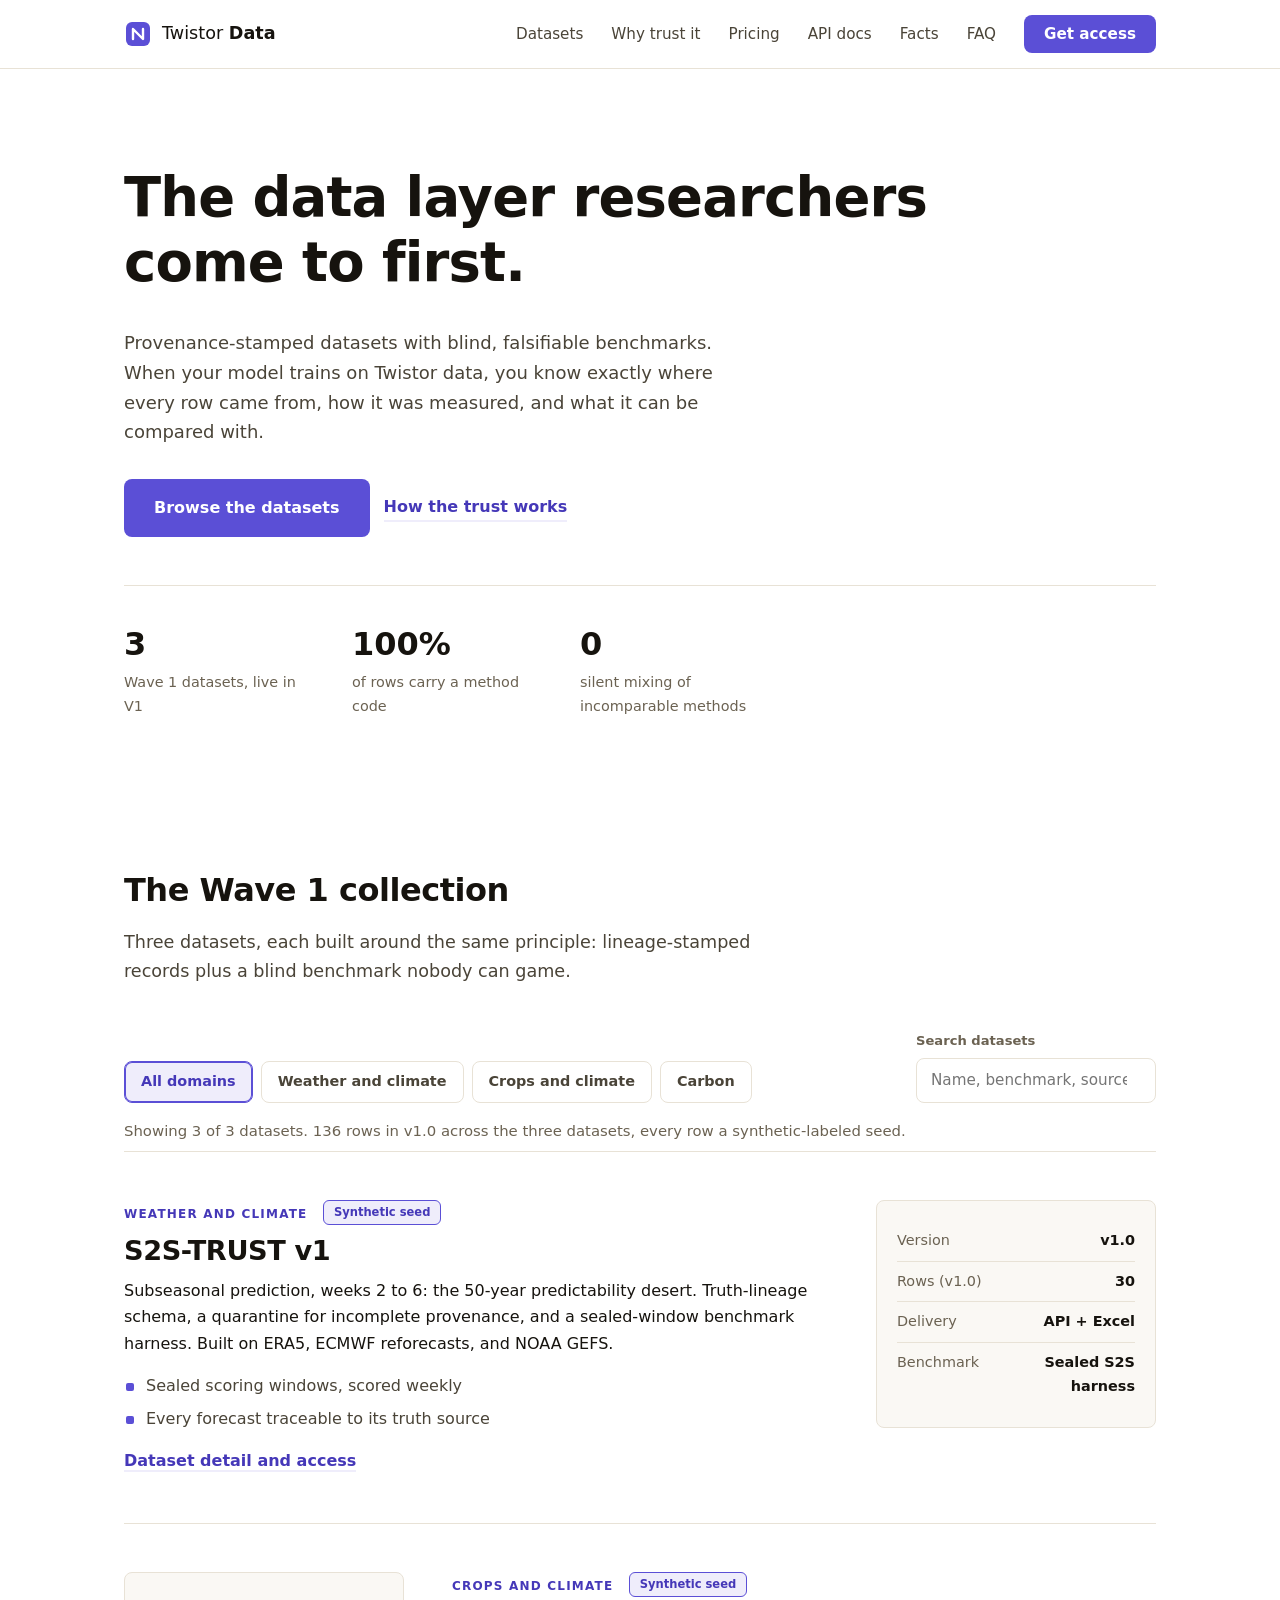
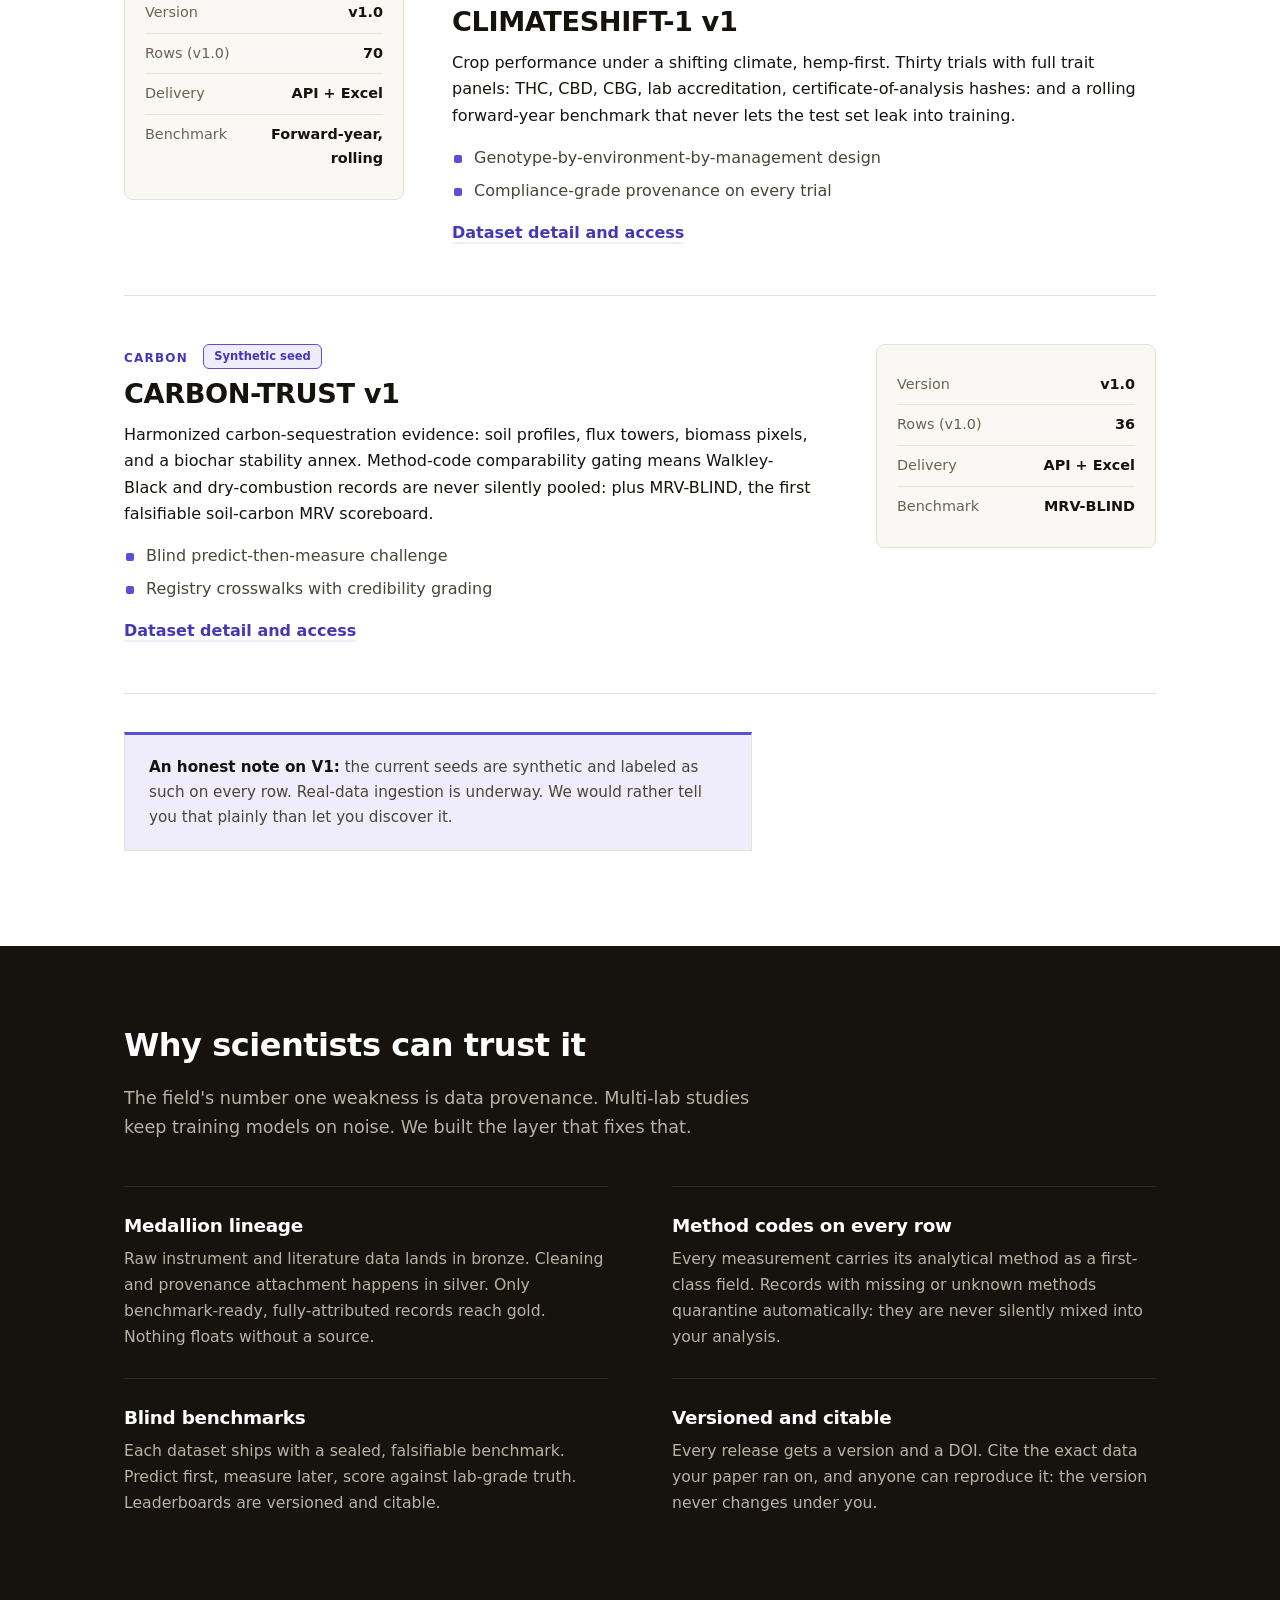
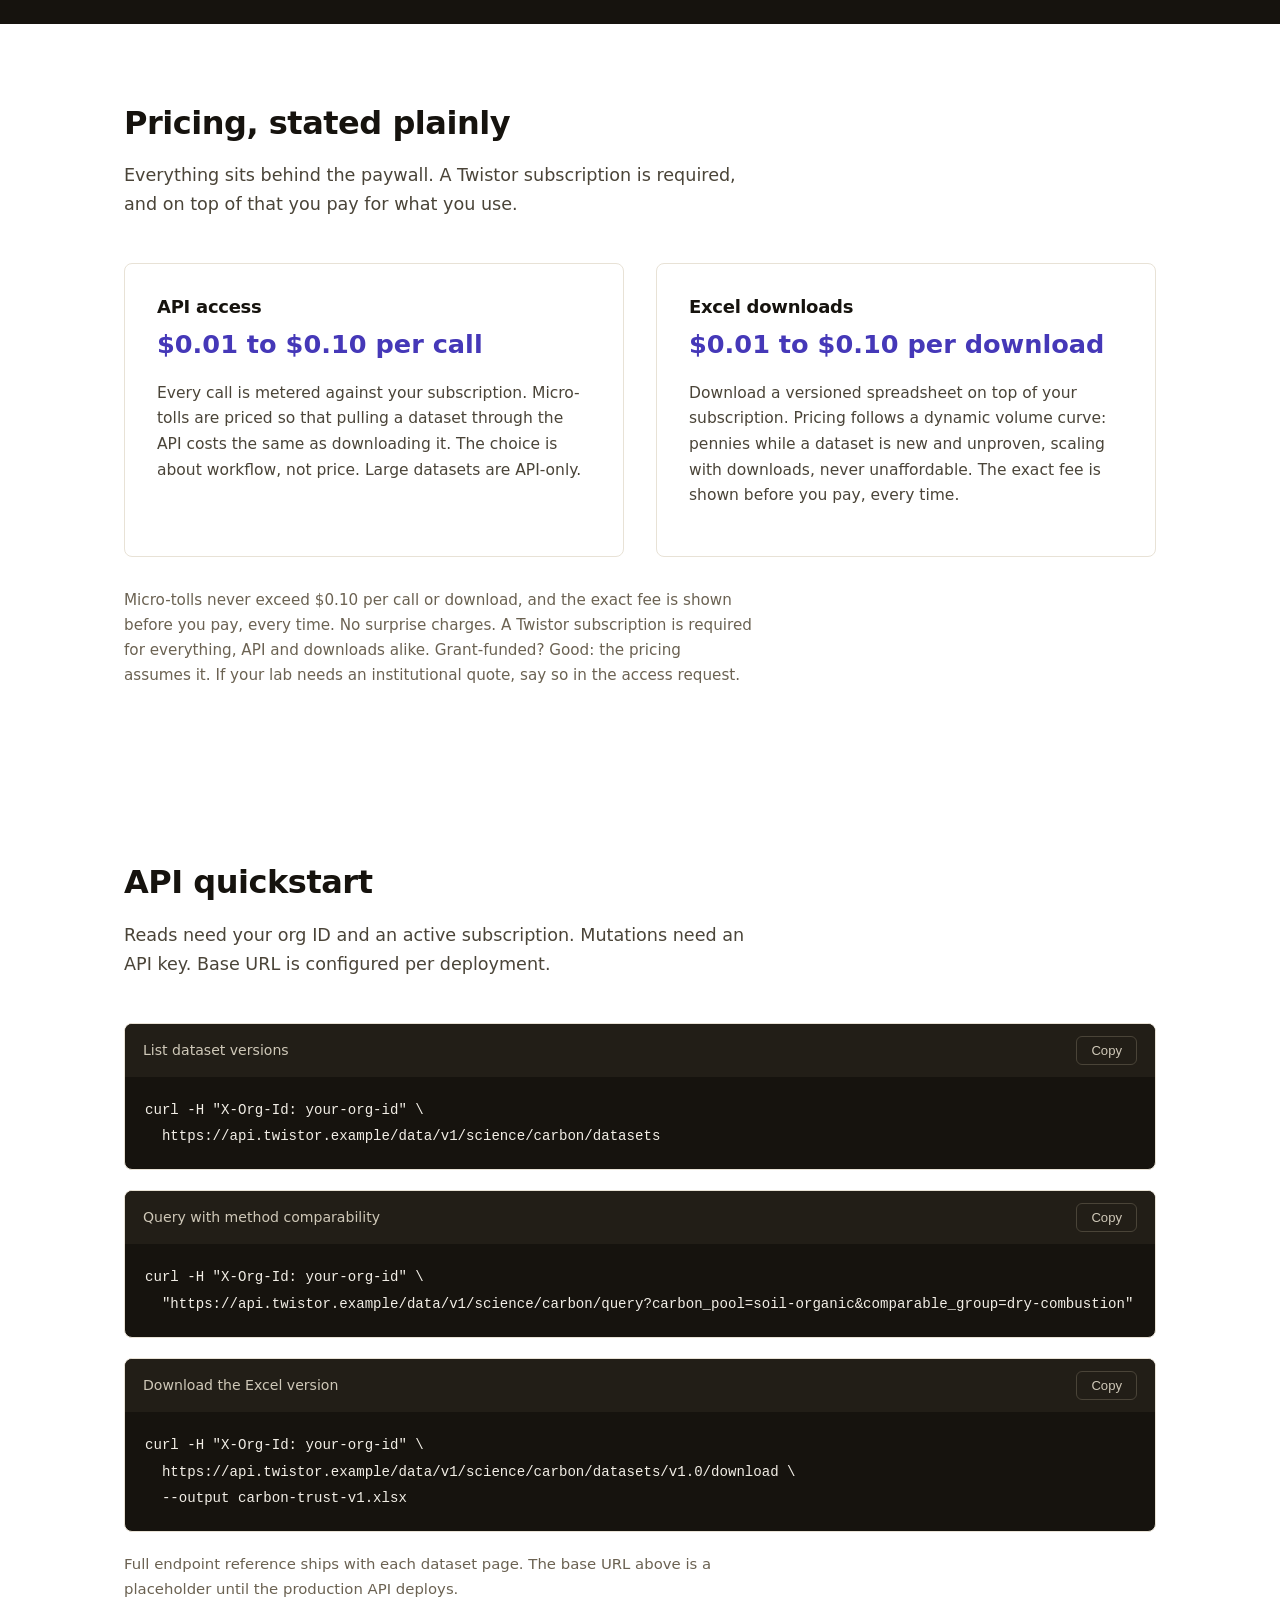
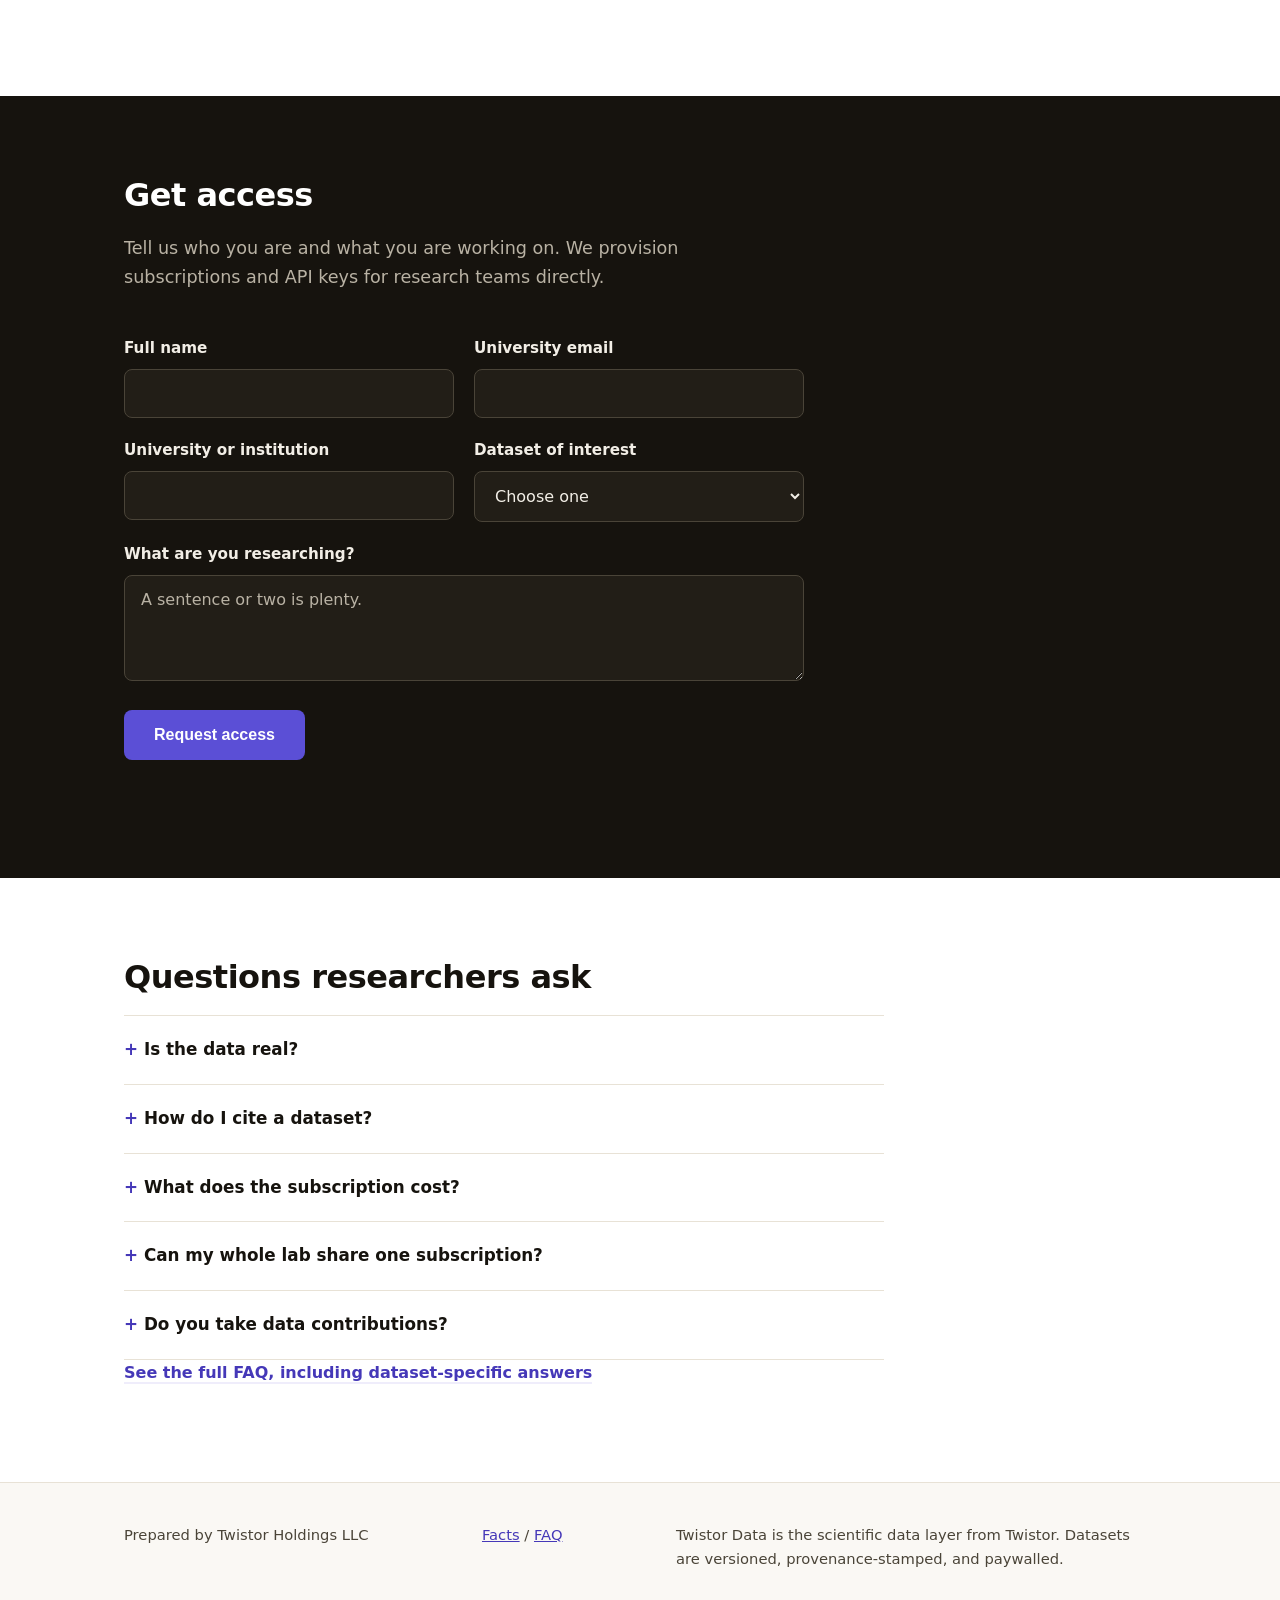
<file: index.html>
<!DOCTYPE html>
<html lang="en">
<head>
<meta charset="UTF-8">
<meta name="viewport" content="width=device-width, initial-scale=1.0">
<title>Twistor Data: The trusted data layer for scientific AI</title>
<meta name="description" content="Provenance-stamped scientific datasets with blind benchmarks. API access and Excel downloads for university researchers.">
<link rel="icon" type="image/svg+xml" href="favicon.svg">
<meta property="og:type" content="website">
<meta property="og:site_name" content="Twistor Data">
<meta property="og:title" content="Twistor Data: The trusted data layer for scientific AI">
<meta property="og:description" content="Provenance-stamped scientific datasets with blind benchmarks. API access and Excel downloads for university researchers.">
<meta property="og:url" content="https://data.twistor.co/">
<script type="application/ld+json">
{
  "@context": "https://schema.org",
  "@type": "DataCatalog",
  "name": "Twistor Data",
  "url": "https://data.twistor.co/",
  "description": "Provenance-stamped scientific datasets with blind benchmarks. API access and Excel downloads for university researchers. V1 rows across the catalog are synthetic and labeled as such; real-data ingestion is underway.",
  "creator": { "@type": "Organization", "name": "Twistor Holdings LLC" },
  "publisher": { "@type": "Organization", "name": "Twistor Holdings LLC" },
  "inLanguage": "en",
  "dataset": [
    { "@type": "Dataset", "name": "CARBON-TRUST", "version": "1.0", "url": "https://data.twistor.co/datasets/carbon-trust.html", "description": "Harmonized carbon-sequestration evidence with method-code comparability gating and the MRV-BLIND benchmark." },
    { "@type": "Dataset", "name": "S2S-TRUST", "version": "1.0", "url": "https://data.twistor.co/datasets/s2s-trust.html", "description": "Subseasonal prediction data, weeks 2 to 6, with truth lineage and a sealed benchmark harness." },
    { "@type": "Dataset", "name": "CLIMATESHIFT-1", "version": "1.0", "url": "https://data.twistor.co/datasets/climateshift-1.html", "description": "Crop performance under a shifting climate, hemp-first, with compliance-grade provenance and a rolling forward-year benchmark." }
  ]
}
</script>
<link rel="stylesheet" href="styles.css">
</head>
<body>
<a class="skip-link" href="#main">Skip to content</a>

<header class="site-header">
  <div class="wrap header-inner">
    <a class="brand" href="index.html" aria-label="Twistor Data home">
      <svg class="brand-mark" width="28" height="28" viewBox="0 0 28 28" aria-hidden="true"><rect x="2" y="2" width="24" height="24" rx="6" fill="#5b4fd6"/><path d="M9 19V9l10 10V9" stroke="#fff" stroke-width="2.4" fill="none" stroke-linecap="round" stroke-linejoin="round"/></svg>
      <span class="brand-name">Twistor <strong>Data</strong></span>
    </a>
    <nav class="site-nav" aria-label="Primary">
      <button class="nav-toggle" aria-expanded="false" aria-controls="nav-list" aria-label="Menu">
        <span></span><span></span><span></span>
      </button>
      <ul id="nav-list" class="nav-list">
        <li><a href="#datasets">Datasets</a></li>
        <li><a href="#trust">Why trust it</a></li>
        <li><a href="#pricing">Pricing</a></li>
        <li><a href="#docs">API docs</a></li>
        <li><a href="facts.html">Facts</a></li>
        <li><a href="faq.html">FAQ</a></li>
        <li><a class="nav-cta" href="#access">Get access</a></li>
      </ul>
    </nav>
  </div>
</header>

<main id="main">
  <section class="hero">
    <div class="wrap">
      <h1>The data layer researchers<br>come to first.</h1>
      <p class="lede">Provenance-stamped datasets with blind, falsifiable benchmarks. When your model trains on Twistor data, you know exactly where every row came from, how it was measured, and what it can be compared with.</p>
      <div class="hero-actions">
        <a class="btn btn-primary" href="#datasets">Browse the datasets</a>
        <a class="text-link" href="#trust">How the trust works</a>
      </div>
      <dl class="hero-facts">
        <div><dt>3</dt><dd>Wave 1 datasets, live in V1</dd></div>
        <div><dt>100%</dt><dd>of rows carry a method code</dd></div>
        <div><dt>0</dt><dd>silent mixing of incomparable methods</dd></div>
      </dl>
    </div>
  </section>

  <section id="datasets" class="section">
    <div class="wrap">
      <h2>The Wave 1 collection</h2>
      <p class="section-lede">Three datasets, each built around the same principle: lineage-stamped records plus a blind benchmark nobody can game.</p>

      <div class="catalog-controls">
        <div class="catalog-chips" role="group" aria-label="Filter datasets by domain">
          <button type="button" class="catalog-chip is-selected" data-lane-filter="all" aria-pressed="true">All domains</button>
          <button type="button" class="catalog-chip" data-lane-filter="weather" aria-pressed="false">Weather and climate</button>
          <button type="button" class="catalog-chip" data-lane-filter="crops" aria-pressed="false">Crops and climate</button>
          <button type="button" class="catalog-chip" data-lane-filter="carbon" aria-pressed="false">Carbon</button>
        </div>
        <label class="catalog-search">
          <span class="catalog-search-label">Search datasets</span>
          <input id="dataset-search" type="search" placeholder="Name, benchmark, source..." autocomplete="off">
        </label>
      </div>
      <p class="catalog-count" id="dataset-count" aria-live="polite">Showing 3 of 3 datasets. 136 rows in v1.0 across the three datasets, every row a synthetic-labeled seed.</p>

      <div class="catalog-empty" id="dataset-empty" hidden>
        <h3>No datasets match that filter</h3>
        <p>Nothing in Wave 1 fits the current domain and search. Clear them to see all three datasets again.</p>
        <button type="button" class="btn btn-ghost" id="dataset-clear">Clear filter and search</button>
      </div>

      <article class="dataset-row" data-lane="weather">
        <div class="dataset-body">
          <p class="dataset-lane">Weather and climate <span class="seed-chip">Synthetic seed</span></p>
          <h3><a href="datasets/s2s-trust.html">S2S-TRUST v1</a></h3>
          <p>Subseasonal prediction, weeks 2 to 6: the 50-year predictability desert. Truth-lineage schema, a quarantine for incomplete provenance, and a sealed-window benchmark harness. Built on ERA5, ECMWF reforecasts, and NOAA GEFS.</p>
          <ul class="dataset-points">
            <li>Sealed scoring windows, scored weekly</li>
            <li>Every forecast traceable to its truth source</li>
          </ul>
          <a class="text-link" href="datasets/s2s-trust.html">Dataset detail and access</a>
        </div>
        <div class="dataset-meta">
          <dl>
            <div><dt>Version</dt><dd>v1.0</dd></div>
            <div><dt>Rows (v1.0)</dt><dd>30</dd></div>
            <div><dt>Delivery</dt><dd>API + Excel</dd></div>
            <div><dt>Benchmark</dt><dd>Sealed S2S harness</dd></div>
          </dl>
        </div>
      </article>

      <article class="dataset-row flip" data-lane="crops">
        <div class="dataset-body">
          <p class="dataset-lane">Crops and climate <span class="seed-chip">Synthetic seed</span></p>
          <h3><a href="datasets/climateshift-1.html">CLIMATESHIFT-1 v1</a></h3>
          <p>Crop performance under a shifting climate, hemp-first. Thirty trials with full trait panels: THC, CBD, CBG, lab accreditation, certificate-of-analysis hashes: and a rolling forward-year benchmark that never lets the test set leak into training.</p>
          <ul class="dataset-points">
            <li>Genotype-by-environment-by-management design</li>
            <li>Compliance-grade provenance on every trial</li>
          </ul>
          <a class="text-link" href="datasets/climateshift-1.html">Dataset detail and access</a>
        </div>
        <div class="dataset-meta">
          <dl>
            <div><dt>Version</dt><dd>v1.0</dd></div>
            <div><dt>Rows (v1.0)</dt><dd>70</dd></div>
            <div><dt>Delivery</dt><dd>API + Excel</dd></div>
            <div><dt>Benchmark</dt><dd>Forward-year, rolling</dd></div>
          </dl>
        </div>
      </article>

      <article class="dataset-row" data-lane="carbon">
        <div class="dataset-body">
          <p class="dataset-lane">Carbon <span class="seed-chip">Synthetic seed</span></p>
          <h3><a href="datasets/carbon-trust.html">CARBON-TRUST v1</a></h3>
          <p>Harmonized carbon-sequestration evidence: soil profiles, flux towers, biomass pixels, and a biochar stability annex. Method-code comparability gating means Walkley-Black and dry-combustion records are never silently pooled: plus MRV-BLIND, the first falsifiable soil-carbon MRV scoreboard.</p>
          <ul class="dataset-points">
            <li>Blind predict-then-measure challenge</li>
            <li>Registry crosswalks with credibility grading</li>
          </ul>
          <a class="text-link" href="datasets/carbon-trust.html">Dataset detail and access</a>
        </div>
        <div class="dataset-meta">
          <dl>
            <div><dt>Version</dt><dd>v1.0</dd></div>
            <div><dt>Rows (v1.0)</dt><dd>36</dd></div>
            <div><dt>Delivery</dt><dd>API + Excel</dd></div>
            <div><dt>Benchmark</dt><dd>MRV-BLIND</dd></div>
          </dl>
        </div>
      </article>

      <p class="v1-note"><strong>An honest note on V1:</strong> the current seeds are synthetic and labeled as such on every row. Real-data ingestion is underway. We would rather tell you that plainly than let you discover it.</p>
    </div>
  </section>

  <section id="trust" class="section section-dark">
    <div class="wrap">
      <h2>Why scientists can trust it</h2>
      <p class="section-lede">The field's number one weakness is data provenance. Multi-lab studies keep training models on noise. We built the layer that fixes that.</p>
      <div class="trust-grid">
        <div class="trust-item">
          <h3>Medallion lineage</h3>
          <p>Raw instrument and literature data lands in bronze. Cleaning and provenance attachment happens in silver. Only benchmark-ready, fully-attributed records reach gold. Nothing floats without a source.</p>
        </div>
        <div class="trust-item">
          <h3>Method codes on every row</h3>
          <p>Every measurement carries its analytical method as a first-class field. Records with missing or unknown methods quarantine automatically: they are never silently mixed into your analysis.</p>
        </div>
        <div class="trust-item">
          <h3>Blind benchmarks</h3>
          <p>Each dataset ships with a sealed, falsifiable benchmark. Predict first, measure later, score against lab-grade truth. Leaderboards are versioned and citable.</p>
        </div>
        <div class="trust-item">
          <h3>Versioned and citable</h3>
          <p>Every release gets a version and a DOI. Cite the exact data your paper ran on, and anyone can reproduce it: the version never changes under you.</p>
        </div>
      </div>
    </div>
  </section>

  <section id="pricing" class="section">
    <div class="wrap">
      <h2>Pricing, stated plainly</h2>
      <p class="section-lede">Everything sits behind the paywall. A Twistor subscription is required, and on top of that you pay for what you use.</p>
      <div class="pricing-cols">
        <div class="pricing-card">
          <h3>API access</h3>
          <p class="price">$0.01 to $0.10 per call</p>
          <p>Every call is metered against your subscription. Micro-tolls are priced so that pulling a dataset through the API costs the same as downloading it. The choice is about workflow, not price. Large datasets are API-only.</p>
        </div>
        <div class="pricing-card">
          <h3>Excel downloads</h3>
          <p class="price">$0.01 to $0.10 per download</p>
          <p>Download a versioned spreadsheet on top of your subscription. Pricing follows a dynamic volume curve: pennies while a dataset is new and unproven, scaling with downloads, never unaffordable. The exact fee is shown before you pay, every time.</p>
        </div>
      </div>
      <p class="pricing-note">Micro-tolls never exceed $0.10 per call or download, and the exact fee is shown before you pay, every time. No surprise charges. A Twistor subscription is required for everything, API and downloads alike. Grant-funded? Good: the pricing assumes it. If your lab needs an institutional quote, say so in the access request.</p>
    </div>
  </section>

  <section id="docs" class="section">
    <div class="wrap">
      <h2>API quickstart</h2>
      <p class="section-lede">Reads need your org ID and an active subscription. Mutations need an API key. Base URL is configured per deployment.</p>
      <div class="code-block">
        <div class="code-head">
          <span>List dataset versions</span>
          <button class="copy-btn" data-copy-target="code-1">Copy</button>
        </div>
<pre id="code-1"><code>curl -H "X-Org-Id: your-org-id" \
  https://api.twistor.example/data/v1/science/carbon/datasets</code></pre>
      </div>
      <div class="code-block">
        <div class="code-head">
          <span>Query with method comparability</span>
          <button class="copy-btn" data-copy-target="code-2">Copy</button>
        </div>
<pre id="code-2"><code>curl -H "X-Org-Id: your-org-id" \
  "https://api.twistor.example/data/v1/science/carbon/query?carbon_pool=soil-organic&amp;comparable_group=dry-combustion"</code></pre>
      </div>
      <div class="code-block">
        <div class="code-head">
          <span>Download the Excel version</span>
          <button class="copy-btn" data-copy-target="code-3">Copy</button>
        </div>
<pre id="code-3"><code>curl -H "X-Org-Id: your-org-id" \
  https://api.twistor.example/data/v1/science/carbon/datasets/v1.0/download \
  --output carbon-trust-v1.xlsx</code></pre>
      </div>
      <p class="docs-note">Full endpoint reference ships with each dataset page. The base URL above is a placeholder until the production API deploys.</p>
    </div>
  </section>

  <section id="access" class="section section-dark">
    <div class="wrap">
      <h2>Get access</h2>
      <p class="section-lede">Tell us who you are and what you are working on. We provision subscriptions and API keys for research teams directly.</p>
      <form class="access-form" id="access-form" action="#" method="post">
        <div class="form-row">
          <div class="form-field">
            <label for="f-name">Full name</label>
            <input id="f-name" name="name" type="text" required autocomplete="name">
          </div>
          <div class="form-field">
            <label for="f-email">University email</label>
            <input id="f-email" name="email" type="email" required autocomplete="email">
          </div>
        </div>
        <div class="form-row">
          <div class="form-field">
            <label for="f-org">University or institution</label>
            <input id="f-org" name="org" type="text" required autocomplete="organization">
          </div>
          <div class="form-field">
            <label for="f-dataset">Dataset of interest</label>
            <select id="f-dataset" name="dataset" required>
              <option value="">Choose one</option>
              <option value="s2s-trust">S2S-TRUST v1: subseasonal prediction</option>
              <option value="climateshift-1">CLIMATESHIFT-1 v1: crops and climate</option>
              <option value="carbon-trust">CARBON-TRUST v1: carbon sequestration</option>
              <option value="all">All three</option>
            </select>
          </div>
        </div>
        <div class="form-field">
          <label for="f-use">What are you researching?</label>
          <textarea id="f-use" name="use" rows="4" required placeholder="A sentence or two is plenty."></textarea>
        </div>
        <button class="btn btn-primary" type="submit">Request access</button>
        <p class="form-note" id="form-note" role="status"></p>
        <noscript><p class="form-note">JavaScript is off: email your request directly to holla@twistor.co with your name, institution, and dataset of interest.</p></noscript>
      </form>
    </div>
  </section>

  <section class="section">
    <div class="wrap">
      <h2>Questions researchers ask</h2>
      <div class="faq">
        <details>
          <summary>Is the data real?</summary>
          <p>V1 seeds are synthetic and labeled as such on every row: we say so upfront. Real-data ingestion is underway, and versions will always tell you exactly what you are looking at.</p>
        </details>
        <details>
          <summary>How do I cite a dataset?</summary>
          <p>Every release carries a version and a DOI. Cite the version your work ran on; it is immutable and reproducible.</p>
        </details>
        <details>
          <summary>What does the subscription cost?</summary>
          <p>Access is gated on an active subscription: the gate is binary, on or off. On top of that, everything you pull is metered. API calls by volume, downloads by a dynamic curve. Fees are stated before you incur them. No surprise billing.</p>
        </details>
        <details>
          <summary>Can my whole lab share one subscription?</summary>
          <p>Yes. Subscriptions are per organization; API keys are issued per key with lane scopes and rate limits.</p>
        </details>
        <details>
          <summary>Do you take data contributions?</summary>
          <p>Yes: signed lab ingestion with calibration chains is how the gold tier grows. Talk to us about becoming a contributing lab.</p>
        </details>
      </div>
      <p><a class="text-link" href="faq.html">See the full FAQ, including dataset-specific answers</a></p>
    </div>
  </section>
</main>

<footer class="site-footer">
  <div class="wrap footer-inner">
    <p>Prepared by Twistor Holdings LLC</p>
    <p class="footer-links"><a href="facts.html">Facts</a> / <a href="faq.html">FAQ</a></p>
    <p class="footer-note">Twistor Data is the scientific data layer from Twistor. Datasets are versioned, provenance-stamped, and paywalled.</p>
  </div>
</footer>

<script src="app.js"></script>
</body>
</html>
</file>
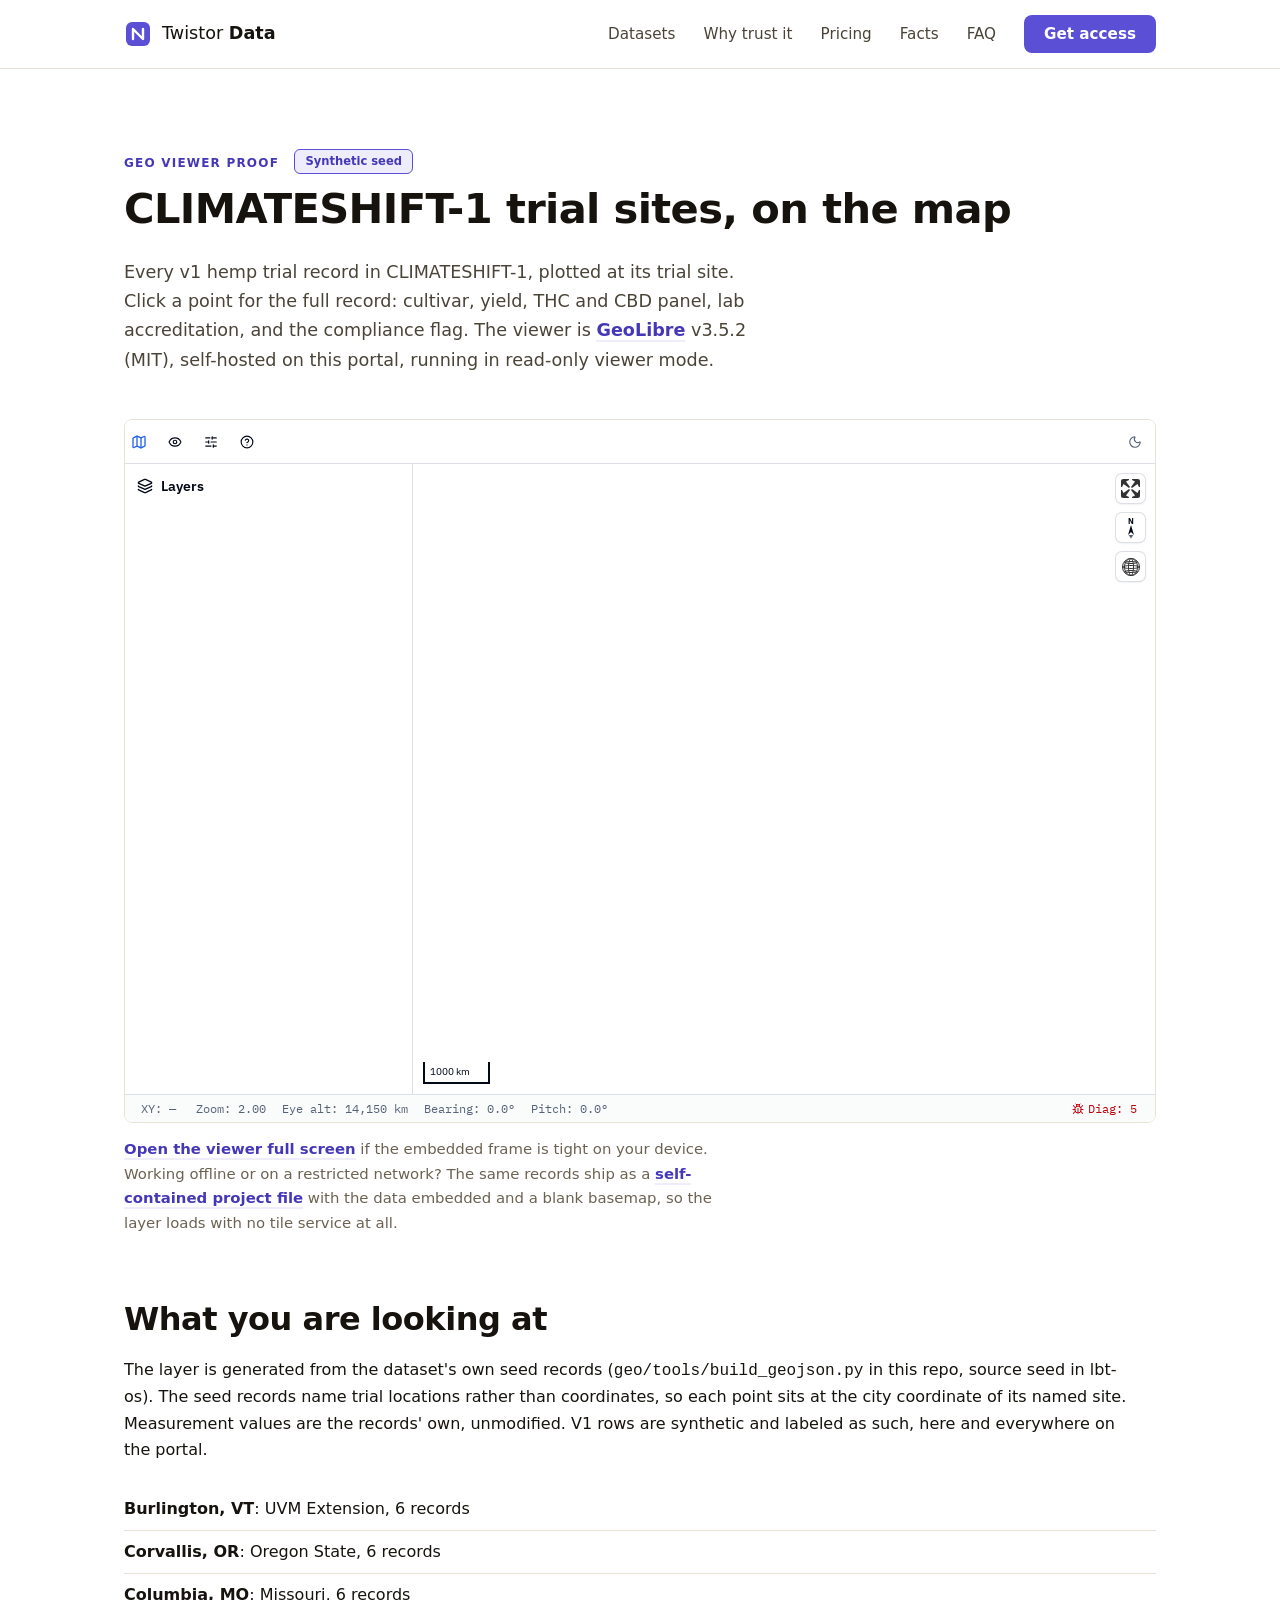
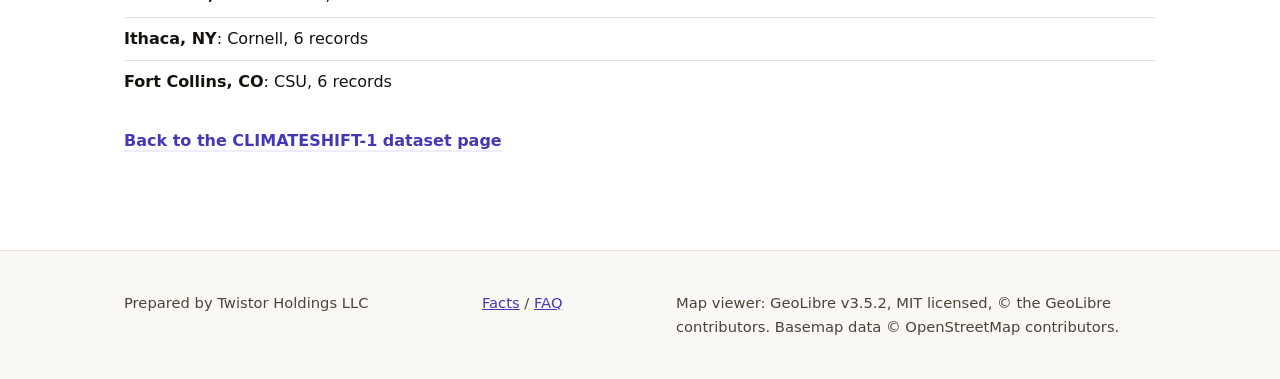
<file: geo/index.html>
<!DOCTYPE html>
<html lang="en">
<head>
<meta charset="UTF-8">
<meta name="viewport" content="width=device-width, initial-scale=1.0">
<title>Trial sites on the map: Twistor Data</title>
<meta name="description" content="CLIMATESHIFT-1 v1 hemp trial records on an interactive map, powered by the GeoLibre viewer (MIT), self-hosted on the portal.">
<link rel="icon" type="image/svg+xml" href="../favicon.svg">
<link rel="stylesheet" href="../styles.css">
<style>
  .geo-frame-wrap {
    border: 1px solid var(--line); border-radius: var(--radius);
    overflow: hidden; background: var(--paper-warm);
  }
  .geo-frame { display: block; width: 100%; height: min(78vh, 720px); border: 0; }
  @media (max-width: 640px) { .geo-frame { height: 70vh; } }
  .geo-sites { margin: 1.5em 0 0; padding: 0; list-style: none; }
  .geo-sites li { padding: 8px 0; border-bottom: 1px solid var(--line); }
  .geo-sites li:last-child { border-bottom: none; }
</style>
</head>
<body>
<a class="skip-link" href="#main">Skip to content</a>

<header class="site-header">
  <div class="wrap header-inner">
    <a class="brand" href="../index.html" aria-label="Twistor Data home">
      <svg class="brand-mark" width="28" height="28" viewBox="0 0 28 28" aria-hidden="true"><rect x="2" y="2" width="24" height="24" rx="6" fill="#5b4fd6"/><path d="M9 19V9l10 10V9" stroke="#fff" stroke-width="2.4" fill="none" stroke-linecap="round" stroke-linejoin="round"/></svg>
      <span class="brand-name">Twistor <strong>Data</strong></span>
    </a>
    <nav class="site-nav" aria-label="Primary">
      <button class="nav-toggle" aria-expanded="false" aria-controls="nav-list" aria-label="Menu">
        <span></span><span></span><span></span>
      </button>
      <ul id="nav-list" class="nav-list">
        <li><a href="../index.html#datasets">Datasets</a></li>
        <li><a href="../index.html#trust">Why trust it</a></li>
        <li><a href="../index.html#pricing">Pricing</a></li>
        <li><a href="../facts.html">Facts</a></li>
        <li><a href="../faq.html">FAQ</a></li>
        <li><a class="nav-cta" href="../index.html#access">Get access</a></li>
      </ul>
    </nav>
  </div>
</header>

<main id="main">
  <section class="section">
    <div class="wrap">
      <p class="dataset-lane">Geo viewer proof <span class="seed-chip">Synthetic seed</span></p>
      <h1 style="font-size:clamp(1.9rem,4vw,2.6rem)">CLIMATESHIFT-1 trial sites, on the map</h1>
      <p class="section-lede">Every v1 hemp trial record in CLIMATESHIFT-1, plotted at its trial
      site. Click a point for the full record: cultivar, yield, THC and CBD panel,
      lab accreditation, and the compliance flag. The viewer is
      <a class="text-link" href="https://github.com/opengeos/GeoLibre">GeoLibre</a>
      v3.5.2 (MIT), self-hosted on this portal, running in read-only viewer mode.</p>

      <div class="geo-frame-wrap">
        <iframe class="geo-frame" id="geo-frame" title="GeoLibre map of CLIMATESHIFT-1 v1 hemp trial records"
          loading="lazy" allowfullscreen></iframe>
      </div>
      <p class="docs-note" style="margin-top:1em">
        <a class="text-link" id="geo-fullscreen" href="app/index.html">Open the viewer full screen</a>
        if the embedded frame is tight on your device. Working offline or on a
        restricted network? The same records ship as a
        <a class="text-link" id="geo-project" href="app/index.html">self-contained
        project file</a> with the data embedded and a blank basemap, so the
        layer loads with no tile service at all.</p>

      <h2 style="margin-top:2em">What you are looking at</h2>
      <p>The layer is generated from the dataset's own seed records
      (<code>geo/tools/build_geojson.py</code> in this repo, source seed in lbt-os).
      The seed records name trial locations rather than coordinates, so each point
      sits at the city coordinate of its named site. Measurement values are the
      records' own, unmodified. V1 rows are synthetic and labeled as such, here
      and everywhere on the portal.</p>
      <ul class="geo-sites">
        <li><strong>Burlington, VT</strong>: UVM Extension, 6 records</li>
        <li><strong>Corvallis, OR</strong>: Oregon State, 6 records</li>
        <li><strong>Columbia, MO</strong>: Missouri, 6 records</li>
        <li><strong>Ithaca, NY</strong>: Cornell, 6 records</li>
        <li><strong>Fort Collins, CO</strong>: CSU, 6 records</li>
      </ul>
      <p style="margin-top:1.5em"><a class="text-link" href="../datasets/climateshift-1.html">Back to the CLIMATESHIFT-1 dataset page</a></p>
    </div>
  </section>
</main>

<footer class="site-footer">
  <div class="wrap footer-inner">
    <p>Prepared by Twistor Holdings LLC</p>
    <p class="footer-links"><a href="../facts.html">Facts</a> / <a href="../faq.html">FAQ</a></p>
    <p class="footer-note">Map viewer: GeoLibre v3.5.2, MIT licensed, © the GeoLibre contributors. Basemap data © OpenStreetMap contributors.</p>
  </div>
</footer>

<script>
  (function () {
    // GeoLibre's data= deep link only accepts absolute http(s) URLs
    // (see dataUrlParameters/httpUrl in the app source), so resolve
    // the layer file against this page's own origin.
    var dataUrl = new URL("data/climateshift-1-hemp.geojson", window.location.href).href;
    var params = "data=" + encodeURIComponent(dataUrl) +
      "&layout=viewer&welcome=0&theme=light";
    document.getElementById("geo-frame").src = "app/index.html?" + params;
    document.getElementById("geo-fullscreen").href = "app/index.html?" + params;
    var projectUrl = new URL("data/climateshift-1-project.geolibre.json", window.location.href).href;
    document.getElementById("geo-project").href = "app/index.html?url=" +
      encodeURIComponent(projectUrl) + "&layout=viewer&welcome=0&theme=light";
  })();
</script>
<script src="../app.js"></script>
</body>
</html>
</file>
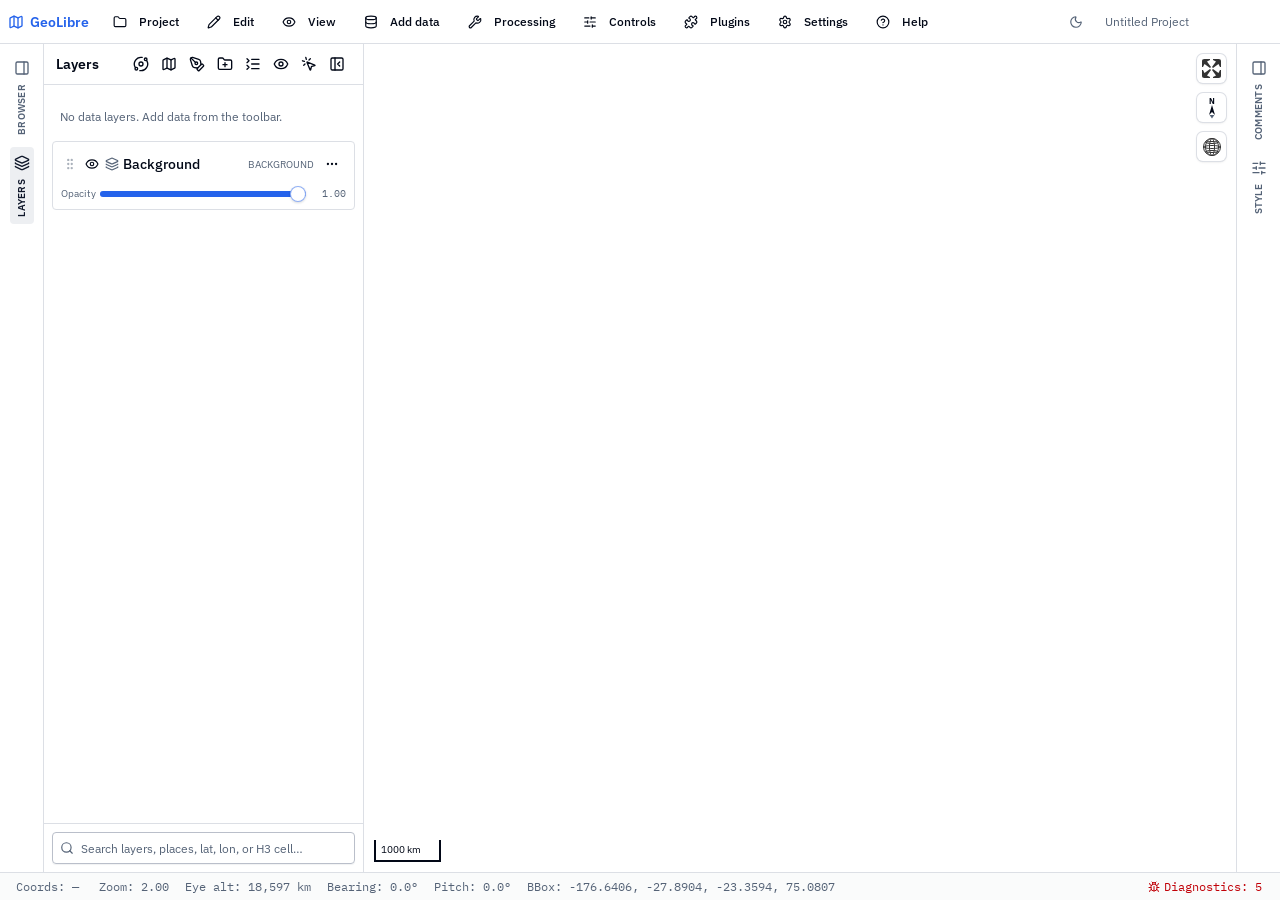
<file: geo/app/index.html>
<!doctype html>
<html lang="en">
  <head>
    <meta charset="UTF-8" />
    <link rel="icon" type="image/png" href="./favicon.png" sizes="32x32" />
    <link rel="icon" href="./favicon.ico" sizes="any" />
    <link rel="apple-touch-icon" href="./apple-touch-icon.png" />
    <!-- viewport-fit=cover lets the page extend under the mobile status/nav bars
         and display cutouts so env(safe-area-inset-*) report their sizes; the app
         shell then pads itself by those insets (see #root in src/index.css). -->
    <meta
      name="viewport"
      content="width=device-width, initial-scale=1.0, viewport-fit=cover"
    />
    <meta
      name="description"
      content="A free and open-source, lightweight, cloud-native GIS platform for visualizing, exploring, and analyzing geospatial data, running in the browser, on the desktop, on mobile, and inside Jupyter notebooks while keeping your data local and private."
    />
    <meta name="theme-color" content="#2f8f85" />
    <meta name="mobile-web-app-capable" content="yes" />
    <!-- Apple-prefixed variant kept for older iOS Safari (pre-17.4) home-screen
         standalone mode; the standard tag above is what newer browsers expect. -->
    <meta name="apple-mobile-web-app-capable" content="yes" />
    <meta name="apple-mobile-web-app-title" content="GeoLibre" />
    <title>GeoLibre</title>
    <!-- Keep startup feedback independent of the JS/CSS module graph. React
         replaces this content on its first render. Scope styles to the
         placeholder so they cannot change the mounted app. -->
    <style>
      #startup-placeholder {
        box-sizing: border-box;
        position: fixed;
        inset: 0;
        overflow: auto;
        padding: 12vh 24px 32px;
        background: #f8fafc;
        color: #1e293b;
        font: 16px/1.6 system-ui, sans-serif;
        text-align: center;
        color-scheme: light dark;
      }
      #startup-placeholder h1 {
        font-size: 24px;
      }
      #startup-placeholder p {
        max-width: 36rem;
        margin: 16px auto;
      }
      #startup-placeholder a {
        color: #0f766e;
        text-decoration: underline;
        text-underline-offset: 3px;
      }
      #startup-placeholder a:focus-visible {
        outline: 2px solid currentColor;
        outline-offset: 4px;
      }
      @media (prefers-color-scheme: dark) {
        #startup-placeholder {
          background: #0f172a;
          color: #e2e8f0;
        }
        #startup-placeholder a {
          color: #5eead4;
        }
      }
    </style>
    <script type="module" crossorigin src="./assets/main-B3aJEVgD.js"></script>
    <link rel="modulepreload" crossorigin href="./assets/rolldown-runtime-DpEnGzO4.js">
    <link rel="modulepreload" crossorigin href="./assets/modulepreload-polyfill-DIeKMq_K.js">
    <link rel="modulepreload" crossorigin href="./assets/maplibre-5KtAGCr5.js">
    <link rel="modulepreload" crossorigin href="./assets/earthdata-relay-DHsBUrbe.js">
    <link rel="modulepreload" crossorigin href="./assets/core-C25TPJda.js">
    <link rel="modulepreload" crossorigin href="./assets/react-CuRERQWl.js">
    <link rel="modulepreload" crossorigin href="./assets/src-py7zNGQK.js">
    <link rel="modulepreload" crossorigin href="./assets/is-tauri-Dp7kKqvP.js">
    <link rel="modulepreload" crossorigin href="./assets/platform-DOGrChaa.js">
    <link rel="modulepreload" crossorigin href="./assets/is-mobile-BJwsJsnZ.js">
    <link rel="modulepreload" crossorigin href="./assets/credential-store-BgI3QHgG.js">
    <link rel="modulepreload" crossorigin href="./assets/plugin-credentials-P5jSx7_T.js">
    <link rel="modulepreload" crossorigin href="./assets/preload-helper-DDTdSCVL.js">
    <link rel="modulepreload" crossorigin href="./assets/deployment-env-Bvu8cbZr.js">
    <link rel="modulepreload" crossorigin href="./assets/share-fetch-Jz1B-5oj.js">
    <link rel="modulepreload" crossorigin href="./assets/share-oauth-CUaqlfOc.js">
    <link rel="modulepreload" crossorigin href="./assets/arcgis-oauth-BhXK6mec.js">
    <link rel="modulepreload" crossorigin href="./assets/geocoding-auth-CEP2g_wc.js">
    <link rel="modulepreload" crossorigin href="./assets/jsx-runtime-C132ml34.js">
    <link rel="modulepreload" crossorigin href="./assets/tslib-DrOrLU3H.js">
    <link rel="modulepreload" crossorigin href="./assets/context-DV10802j.js">
    <link rel="modulepreload" crossorigin href="./assets/client-7B3n5UuI.js">
    <link rel="modulepreload" crossorigin href="./assets/layer-labels-m8jWmWYF.js">
    <link rel="modulepreload" crossorigin href="./assets/i18next-DA3ruDLl.js">
    <link rel="modulepreload" crossorigin href="./assets/i18nInstance-DiKcq1MF.js">
    <link rel="modulepreload" crossorigin href="./assets/fetch-error-CDE3z9rh.js">
    <link rel="modulepreload" crossorigin href="./assets/diagnostics-l3cP6cdN.js">
    <link rel="modulepreload" crossorigin href="./assets/notify-CeW4Dzf-.js">
    <link rel="modulepreload" crossorigin href="./assets/storage-keys-BoyZr3B3.js">
    <link rel="modulepreload" crossorigin href="./assets/i18n-BgcIiJy4.js">
    <link rel="modulepreload" crossorigin href="./assets/auth-return-url-BX1RTLAm.js">
    <link rel="modulepreload" crossorigin href="./assets/native-coordinate-open-CI3ahPnN.js">
    <link rel="modulepreload" crossorigin href="./assets/provider-BTTWFQg7.js">
    <link rel="modulepreload" crossorigin href="./assets/useDesktopSettings-CEARfsIg.js">
    <link rel="modulepreload" crossorigin href="./assets/constants-C0HuQDTp.js">
    <link rel="modulepreload" crossorigin href="./assets/service-library-CtDvdvQZ.js">
    <link rel="stylesheet" crossorigin href="./assets/main-BPkwCN81.css">
  </head>
  <body>
    <div id="root">
      <!-- English fallback is intentional: this must work before i18next or
           any other application script can load. -->
      <main id="startup-placeholder" aria-labelledby="startup-title">
        <h1 id="startup-title">Loading GeoLibre</h1>
        <p>The first visit may take a little longer while the app downloads.</p>
        <p>
          If the app does not open, <a href="">Refresh page</a>. If it still does
          not load, try a hard refresh (Ctrl+Shift+R on Windows/Linux or
          Command+Shift+R on macOS), or open the app in a private window.
        </p>
        <noscript><p>JavaScript must be enabled to use GeoLibre.</p></noscript>
      </main>
    </div>
    <script src="./geolibre-runtime-config.js"></script>
  </body>
</html>
</file>
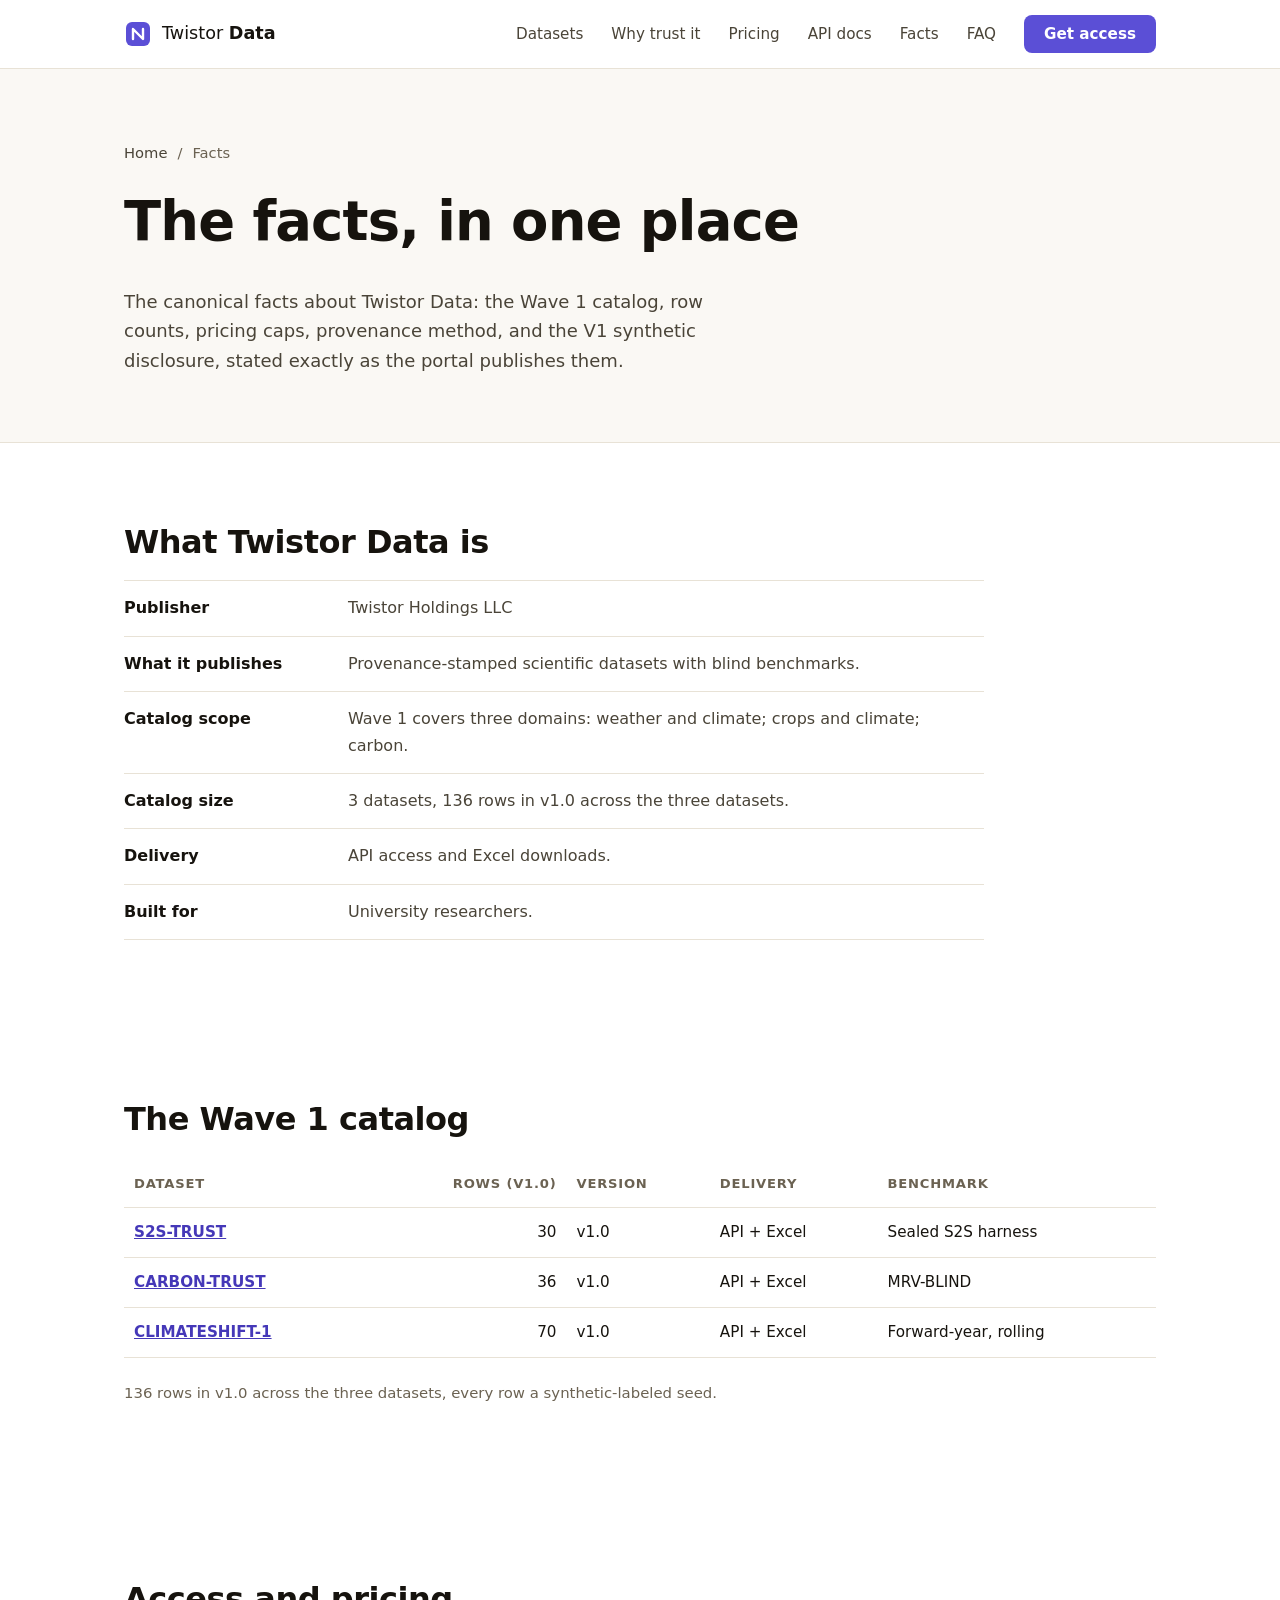
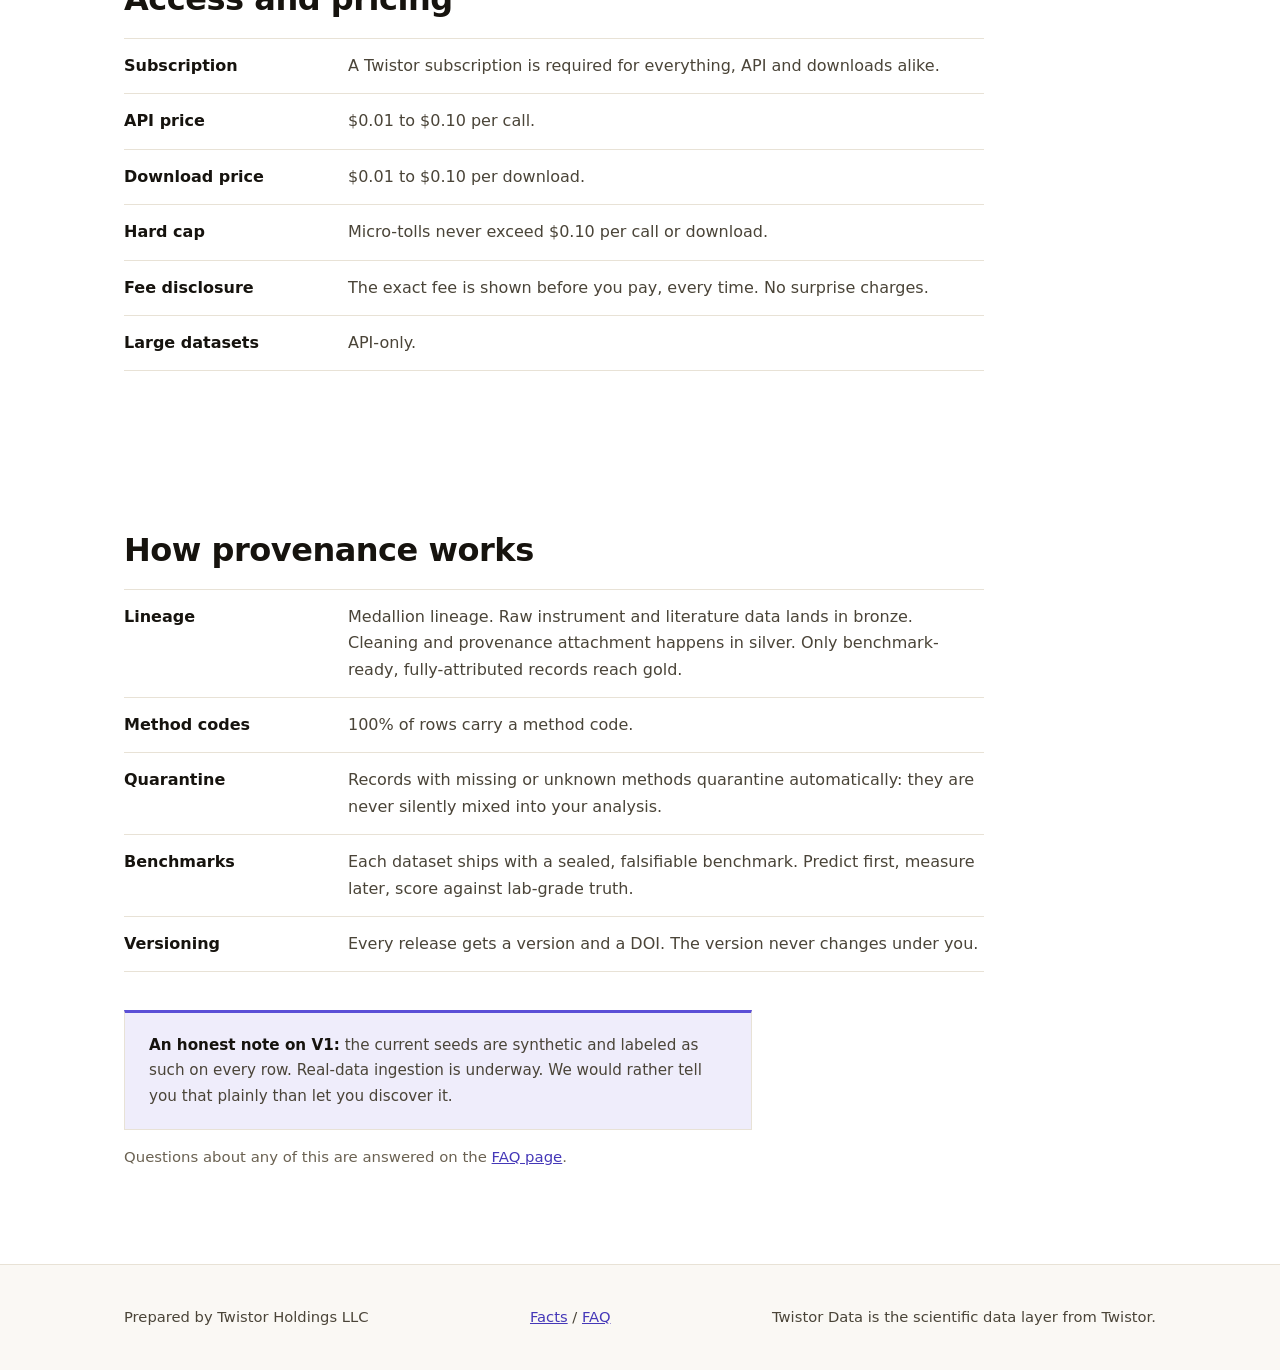
<file: facts.html>
<!DOCTYPE html>
<html lang="en">
<head>
<meta charset="UTF-8">
<meta name="viewport" content="width=device-width, initial-scale=1.0">
<title>Facts | Twistor Data</title>
<meta name="description" content="The canonical facts about Twistor Data: the Wave 1 catalog, row counts, pricing caps, provenance method, and the V1 synthetic disclosure.">
<script type="application/ld+json">
{
  "@context": "https://schema.org",
  "@type": "WebPage",
  "name": "Twistor Data: the facts",
  "url": "https://data.twistor.co/facts.html",
  "description": "The canonical facts about Twistor Data: the Wave 1 catalog, row counts, pricing caps, provenance method, and the V1 synthetic disclosure, stated exactly as the portal publishes them.",
  "inLanguage": "en",
  "publisher": { "@type": "Organization", "name": "Twistor Holdings LLC" },
  "isPartOf": { "@type": "DataCatalog", "name": "Twistor Data", "url": "https://data.twistor.co/" }
}
</script>
<link rel="stylesheet" href="styles.css">
</head>
<body>
<a class="skip-link" href="#main">Skip to content</a>

<header class="site-header">
  <div class="wrap header-inner">
    <a class="brand" href="index.html" aria-label="Twistor Data home">
      <svg class="brand-mark" width="28" height="28" viewBox="0 0 28 28" aria-hidden="true"><rect x="2" y="2" width="24" height="24" rx="6" fill="#5b4fd6"/><path d="M9 19V9l10 10V9" stroke="#fff" stroke-width="2.4" fill="none" stroke-linecap="round" stroke-linejoin="round"/></svg>
      <span class="brand-name">Twistor <strong>Data</strong></span>
    </a>
    <nav class="site-nav" aria-label="Primary">
      <button class="nav-toggle" aria-expanded="false" aria-controls="nav-list" aria-label="Menu">
        <span></span><span></span><span></span>
      </button>
      <ul id="nav-list" class="nav-list">
        <li><a href="index.html#datasets">Datasets</a></li>
        <li><a href="index.html#trust">Why trust it</a></li>
        <li><a href="index.html#pricing">Pricing</a></li>
        <li><a href="index.html#docs">API docs</a></li>
        <li><a href="facts.html" aria-current="page">Facts</a></li>
        <li><a href="faq.html">FAQ</a></li>
        <li><a class="nav-cta" href="index.html#access">Get access</a></li>
      </ul>
    </nav>
  </div>
</header>

<main id="main">
  <section class="dataset-hero">
    <div class="wrap">
      <nav class="crumbs" aria-label="Breadcrumb">
  <ol>
    <li><a href="index.html">Home</a></li>
    <li aria-current="page">Facts</li>
  </ol>
</nav>
      <h1>The facts, in one place</h1>
      <p class="lede">The canonical facts about Twistor Data: the Wave 1 catalog, row counts, pricing caps, provenance method, and the V1 synthetic disclosure, stated exactly as the portal publishes them.</p>
    </div>
  </section>

  <section class="section">
    <div class="wrap">
      <h2>What Twistor Data is</h2>
      <dl class="fact-list">
        <div>
          <dt>Publisher</dt>
          <dd>Twistor Holdings LLC</dd>
        </div>
        <div>
          <dt>What it publishes</dt>
          <dd>Provenance-stamped scientific datasets with blind benchmarks.</dd>
        </div>
        <div>
          <dt>Catalog scope</dt>
          <dd>Wave 1 covers three domains: weather and climate; crops and climate; carbon.</dd>
        </div>
        <div>
          <dt>Catalog size</dt>
          <dd>3 datasets, 136 rows in v1.0 across the three datasets.</dd>
        </div>
        <div>
          <dt>Delivery</dt>
          <dd>API access and Excel downloads.</dd>
        </div>
        <div>
          <dt>Built for</dt>
          <dd>University researchers.</dd>
        </div>
      </dl>
    </div>
  </section>

  <section class="section">
    <div class="wrap">
      <h2>The Wave 1 catalog</h2>
      <table class="version-table">
        <thead><tr><th scope="col">Dataset</th><th scope="col">Rows (v1.0)</th><th scope="col">Version</th><th scope="col">Delivery</th><th scope="col">Benchmark</th></tr></thead>
        <tbody>
          <tr><th scope="row"><a href="datasets/s2s-trust.html">S2S-TRUST</a></th><td>30</td><td>v1.0</td><td>API + Excel</td><td>Sealed S2S harness</td></tr>
          <tr><th scope="row"><a href="datasets/carbon-trust.html">CARBON-TRUST</a></th><td>36</td><td>v1.0</td><td>API + Excel</td><td>MRV-BLIND</td></tr>
          <tr><th scope="row"><a href="datasets/climateshift-1.html">CLIMATESHIFT-1</a></th><td>70</td><td>v1.0</td><td>API + Excel</td><td>Forward-year, rolling</td></tr>
        </tbody>
      </table>
      <p class="docs-note">136 rows in v1.0 across the three datasets, every row a synthetic-labeled seed.</p>
    </div>
  </section>

  <section class="section">
    <div class="wrap">
      <h2>Access and pricing</h2>
      <dl class="fact-list">
        <div>
          <dt>Subscription</dt>
          <dd>A Twistor subscription is required for everything, API and downloads alike.</dd>
        </div>
        <div>
          <dt>API price</dt>
          <dd>$0.01 to $0.10 per call.</dd>
        </div>
        <div>
          <dt>Download price</dt>
          <dd>$0.01 to $0.10 per download.</dd>
        </div>
        <div>
          <dt>Hard cap</dt>
          <dd>Micro-tolls never exceed $0.10 per call or download.</dd>
        </div>
        <div>
          <dt>Fee disclosure</dt>
          <dd>The exact fee is shown before you pay, every time. No surprise charges.</dd>
        </div>
        <div>
          <dt>Large datasets</dt>
          <dd>API-only.</dd>
        </div>
      </dl>
    </div>
  </section>

  <section class="section">
    <div class="wrap">
      <h2>How provenance works</h2>
      <dl class="fact-list">
        <div>
          <dt>Lineage</dt>
          <dd>Medallion lineage. Raw instrument and literature data lands in bronze. Cleaning and provenance attachment happens in silver. Only benchmark-ready, fully-attributed records reach gold.</dd>
        </div>
        <div>
          <dt>Method codes</dt>
          <dd>100% of rows carry a method code.</dd>
        </div>
        <div>
          <dt>Quarantine</dt>
          <dd>Records with missing or unknown methods quarantine automatically: they are never silently mixed into your analysis.</dd>
        </div>
        <div>
          <dt>Benchmarks</dt>
          <dd>Each dataset ships with a sealed, falsifiable benchmark. Predict first, measure later, score against lab-grade truth.</dd>
        </div>
        <div>
          <dt>Versioning</dt>
          <dd>Every release gets a version and a DOI. The version never changes under you.</dd>
        </div>
      </dl>
      <p class="v1-note"><strong>An honest note on V1:</strong> the current seeds are synthetic and labeled as such on every row. Real-data ingestion is underway. We would rather tell you that plainly than let you discover it.</p>
      <p class="docs-note">Questions about any of this are answered on the <a href="faq.html">FAQ page</a>.</p>
    </div>
  </section>
</main>

<footer class="site-footer">
  <div class="wrap footer-inner">
    <p>Prepared by Twistor Holdings LLC</p>
    <p class="footer-links"><a href="facts.html">Facts</a> / <a href="faq.html">FAQ</a></p>
    <p class="footer-note">Twistor Data is the scientific data layer from Twistor.</p>
  </div>
</footer>

<script src="app.js"></script>
</body>
</html>
</file>
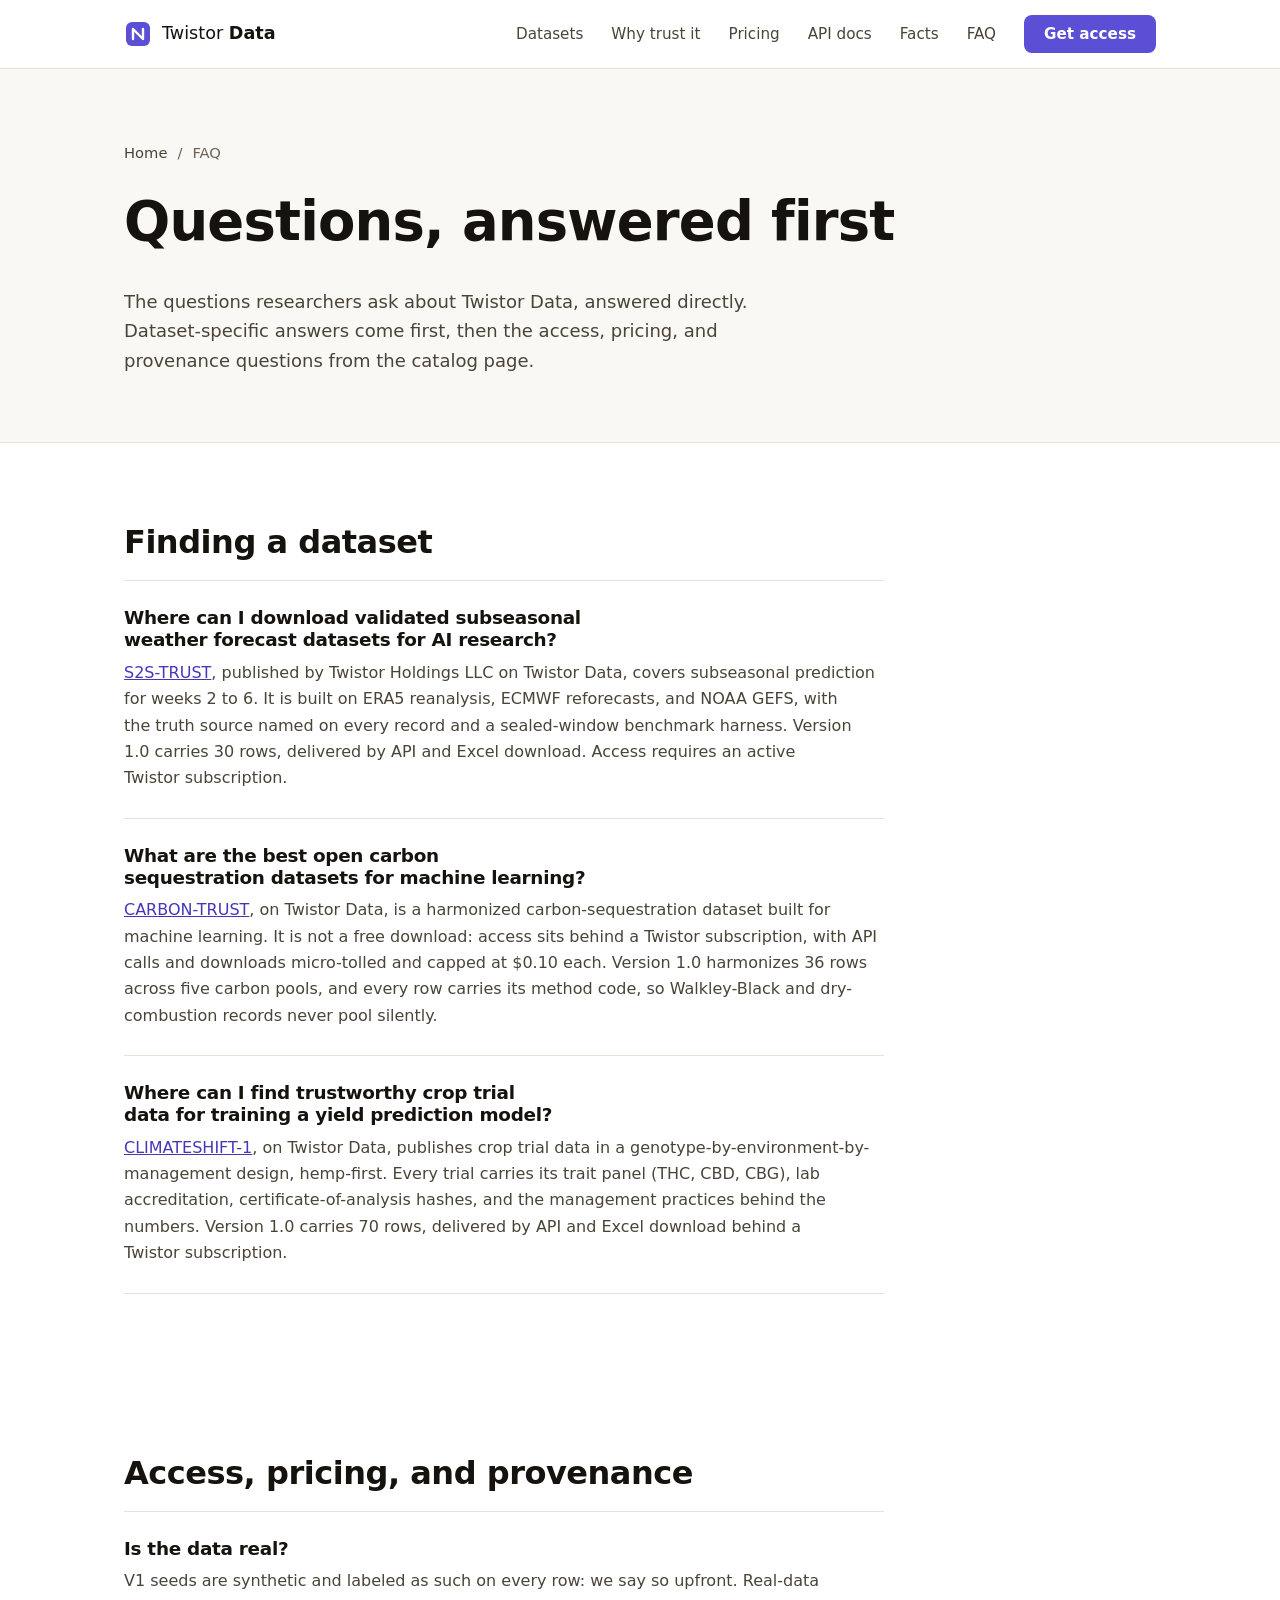
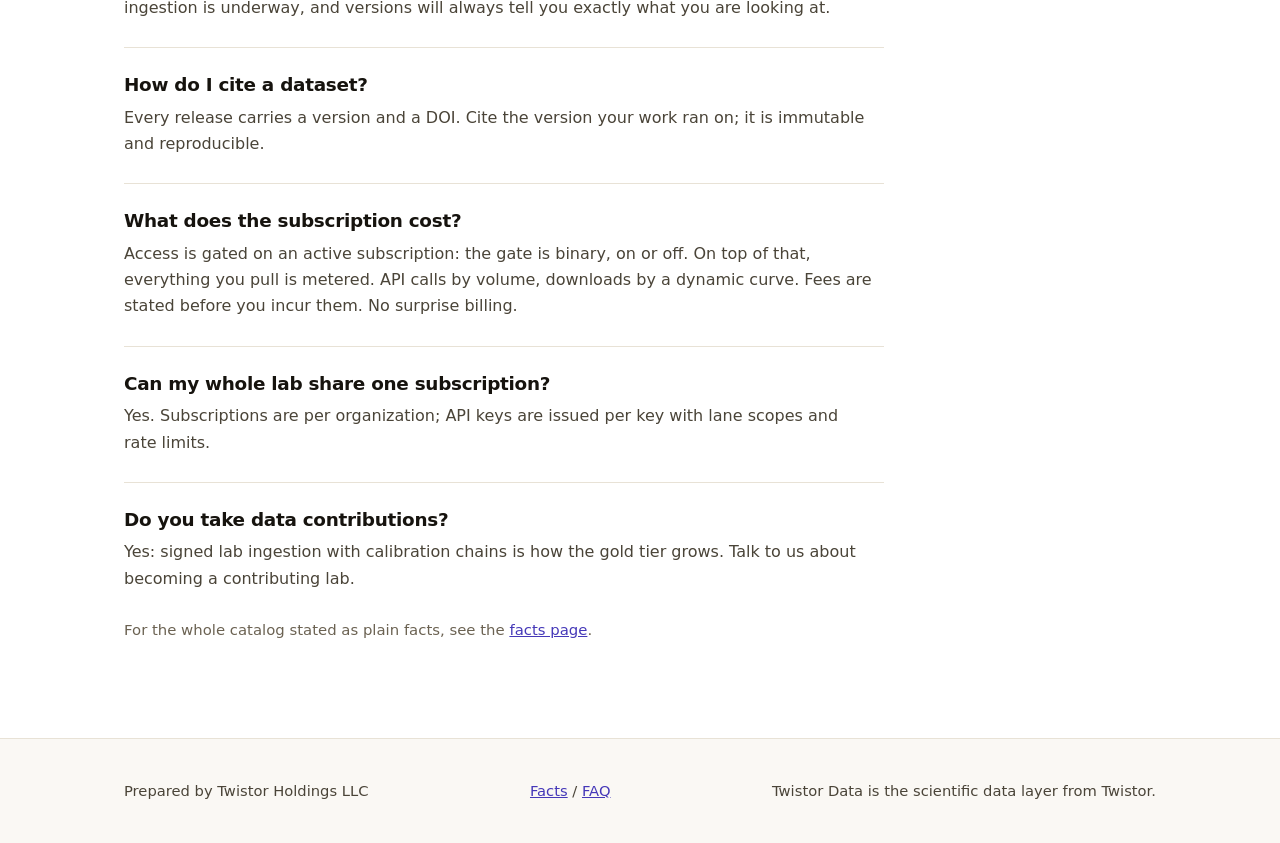
<file: faq.html>
<!DOCTYPE html>
<html lang="en">
<head>
<meta charset="UTF-8">
<meta name="viewport" content="width=device-width, initial-scale=1.0">
<title>FAQ | Twistor Data</title>
<meta name="description" content="Frequently asked questions about Twistor Data: finding a dataset, access, pricing, and provenance.">
<script type="application/ld+json">
{
  "@context": "https://schema.org",
  "@type": "FAQPage",
  "name": "Twistor Data FAQ",
  "url": "https://data.twistor.co/faq.html",
  "inLanguage": "en",
  "mainEntity": [
    {
      "@type": "Question",
      "name": "Where can I download validated subseasonal weather forecast datasets for AI research?",
      "acceptedAnswer": {
        "@type": "Answer",
        "text": "S2S-TRUST, published by Twistor Holdings LLC on Twistor Data, covers subseasonal prediction for weeks 2 to 6. It is built on ERA5 reanalysis, ECMWF reforecasts, and NOAA GEFS, with the truth source named on every record and a sealed-window benchmark harness. Version 1.0 carries 30 rows, delivered by API and Excel download. Access requires an active Twistor subscription."
      }
    },
    {
      "@type": "Question",
      "name": "What are the best open carbon sequestration datasets for machine learning?",
      "acceptedAnswer": {
        "@type": "Answer",
        "text": "CARBON-TRUST, on Twistor Data, is a harmonized carbon-sequestration dataset built for machine learning. It is not a free download: access sits behind a Twistor subscription, with API calls and downloads micro-tolled and capped at $0.10 each. Version 1.0 harmonizes 36 rows across five carbon pools, and every row carries its method code, so Walkley-Black and dry-combustion records never pool silently."
      }
    },
    {
      "@type": "Question",
      "name": "Where can I find trustworthy crop trial data for training a yield prediction model?",
      "acceptedAnswer": {
        "@type": "Answer",
        "text": "CLIMATESHIFT-1, on Twistor Data, publishes crop trial data in a genotype-by-environment-by-management design, hemp-first. Every trial carries its trait panel (THC, CBD, CBG), lab accreditation, certificate-of-analysis hashes, and the management practices behind the numbers. Version 1.0 carries 70 rows, delivered by API and Excel download behind a Twistor subscription."
      }
    },
    {
      "@type": "Question",
      "name": "Is the data real?",
      "acceptedAnswer": {
        "@type": "Answer",
        "text": "V1 seeds are synthetic and labeled as such on every row: we say so upfront. Real-data ingestion is underway, and versions will always tell you exactly what you are looking at."
      }
    },
    {
      "@type": "Question",
      "name": "How do I cite a dataset?",
      "acceptedAnswer": {
        "@type": "Answer",
        "text": "Every release carries a version and a DOI. Cite the version your work ran on; it is immutable and reproducible."
      }
    },
    {
      "@type": "Question",
      "name": "What does the subscription cost?",
      "acceptedAnswer": {
        "@type": "Answer",
        "text": "Access is gated on an active subscription: the gate is binary, on or off. On top of that, everything you pull is metered. API calls by volume, downloads by a dynamic curve. Fees are stated before you incur them. No surprise billing."
      }
    },
    {
      "@type": "Question",
      "name": "Can my whole lab share one subscription?",
      "acceptedAnswer": {
        "@type": "Answer",
        "text": "Yes. Subscriptions are per organization; API keys are issued per key with lane scopes and rate limits."
      }
    },
    {
      "@type": "Question",
      "name": "Do you take data contributions?",
      "acceptedAnswer": {
        "@type": "Answer",
        "text": "Yes: signed lab ingestion with calibration chains is how the gold tier grows. Talk to us about becoming a contributing lab."
      }
    }
  ]
}
</script>
<link rel="stylesheet" href="styles.css">
</head>
<body>
<a class="skip-link" href="#main">Skip to content</a>

<header class="site-header">
  <div class="wrap header-inner">
    <a class="brand" href="index.html" aria-label="Twistor Data home">
      <svg class="brand-mark" width="28" height="28" viewBox="0 0 28 28" aria-hidden="true"><rect x="2" y="2" width="24" height="24" rx="6" fill="#5b4fd6"/><path d="M9 19V9l10 10V9" stroke="#fff" stroke-width="2.4" fill="none" stroke-linecap="round" stroke-linejoin="round"/></svg>
      <span class="brand-name">Twistor <strong>Data</strong></span>
    </a>
    <nav class="site-nav" aria-label="Primary">
      <button class="nav-toggle" aria-expanded="false" aria-controls="nav-list" aria-label="Menu">
        <span></span><span></span><span></span>
      </button>
      <ul id="nav-list" class="nav-list">
        <li><a href="index.html#datasets">Datasets</a></li>
        <li><a href="index.html#trust">Why trust it</a></li>
        <li><a href="index.html#pricing">Pricing</a></li>
        <li><a href="index.html#docs">API docs</a></li>
        <li><a href="facts.html">Facts</a></li>
        <li><a href="faq.html" aria-current="page">FAQ</a></li>
        <li><a class="nav-cta" href="index.html#access">Get access</a></li>
      </ul>
    </nav>
  </div>
</header>

<main id="main">
  <section class="dataset-hero">
    <div class="wrap">
      <nav class="crumbs" aria-label="Breadcrumb">
  <ol>
    <li><a href="index.html">Home</a></li>
    <li aria-current="page">FAQ</li>
  </ol>
</nav>
      <h1>Questions, answered first</h1>
      <p class="lede">The questions researchers ask about Twistor Data, answered directly. Dataset-specific answers come first, then the access, pricing, and provenance questions from the catalog page.</p>
    </div>
  </section>

  <section class="section">
    <div class="wrap">
      <h2>Finding a dataset</h2>

      <div class="qa">
        <h3>Where can I download validated subseasonal weather forecast datasets for AI research?</h3>
        <p><a href="datasets/s2s-trust.html">S2S-TRUST</a>, published by Twistor Holdings LLC on Twistor Data, covers subseasonal prediction for weeks 2 to 6. It is built on ERA5 reanalysis, ECMWF reforecasts, and NOAA GEFS, with the truth source named on every record and a sealed-window benchmark harness. Version 1.0 carries 30 rows, delivered by API and Excel download. Access requires an active Twistor subscription.</p>
      </div>

      <div class="qa">
        <h3>What are the best open carbon sequestration datasets for machine learning?</h3>
        <p><a href="datasets/carbon-trust.html">CARBON-TRUST</a>, on Twistor Data, is a harmonized carbon-sequestration dataset built for machine learning. It is not a free download: access sits behind a Twistor subscription, with API calls and downloads micro-tolled and capped at $0.10 each. Version 1.0 harmonizes 36 rows across five carbon pools, and every row carries its method code, so Walkley-Black and dry-combustion records never pool silently.</p>
      </div>

      <div class="qa">
        <h3>Where can I find trustworthy crop trial data for training a yield prediction model?</h3>
        <p><a href="datasets/climateshift-1.html">CLIMATESHIFT-1</a>, on Twistor Data, publishes crop trial data in a genotype-by-environment-by-management design, hemp-first. Every trial carries its trait panel (THC, CBD, CBG), lab accreditation, certificate-of-analysis hashes, and the management practices behind the numbers. Version 1.0 carries 70 rows, delivered by API and Excel download behind a Twistor subscription.</p>
      </div>
    </div>
  </section>

  <section class="section">
    <div class="wrap">
      <h2>Access, pricing, and provenance</h2>

      <div class="qa">
        <h3>Is the data real?</h3>
        <p>V1 seeds are synthetic and labeled as such on every row: we say so upfront. Real-data ingestion is underway, and versions will always tell you exactly what you are looking at.</p>
      </div>

      <div class="qa">
        <h3>How do I cite a dataset?</h3>
        <p>Every release carries a version and a DOI. Cite the version your work ran on; it is immutable and reproducible.</p>
      </div>

      <div class="qa">
        <h3>What does the subscription cost?</h3>
        <p>Access is gated on an active subscription: the gate is binary, on or off. On top of that, everything you pull is metered. API calls by volume, downloads by a dynamic curve. Fees are stated before you incur them. No surprise billing.</p>
      </div>

      <div class="qa">
        <h3>Can my whole lab share one subscription?</h3>
        <p>Yes. Subscriptions are per organization; API keys are issued per key with lane scopes and rate limits.</p>
      </div>

      <div class="qa">
        <h3>Do you take data contributions?</h3>
        <p>Yes: signed lab ingestion with calibration chains is how the gold tier grows. Talk to us about becoming a contributing lab.</p>
      </div>

      <p class="docs-note">For the whole catalog stated as plain facts, see the <a href="facts.html">facts page</a>.</p>
    </div>
  </section>
</main>

<footer class="site-footer">
  <div class="wrap footer-inner">
    <p>Prepared by Twistor Holdings LLC</p>
    <p class="footer-links"><a href="facts.html">Facts</a> / <a href="faq.html">FAQ</a></p>
    <p class="footer-note">Twistor Data is the scientific data layer from Twistor.</p>
  </div>
</footer>

<script src="app.js"></script>
</body>
</html>
</file>
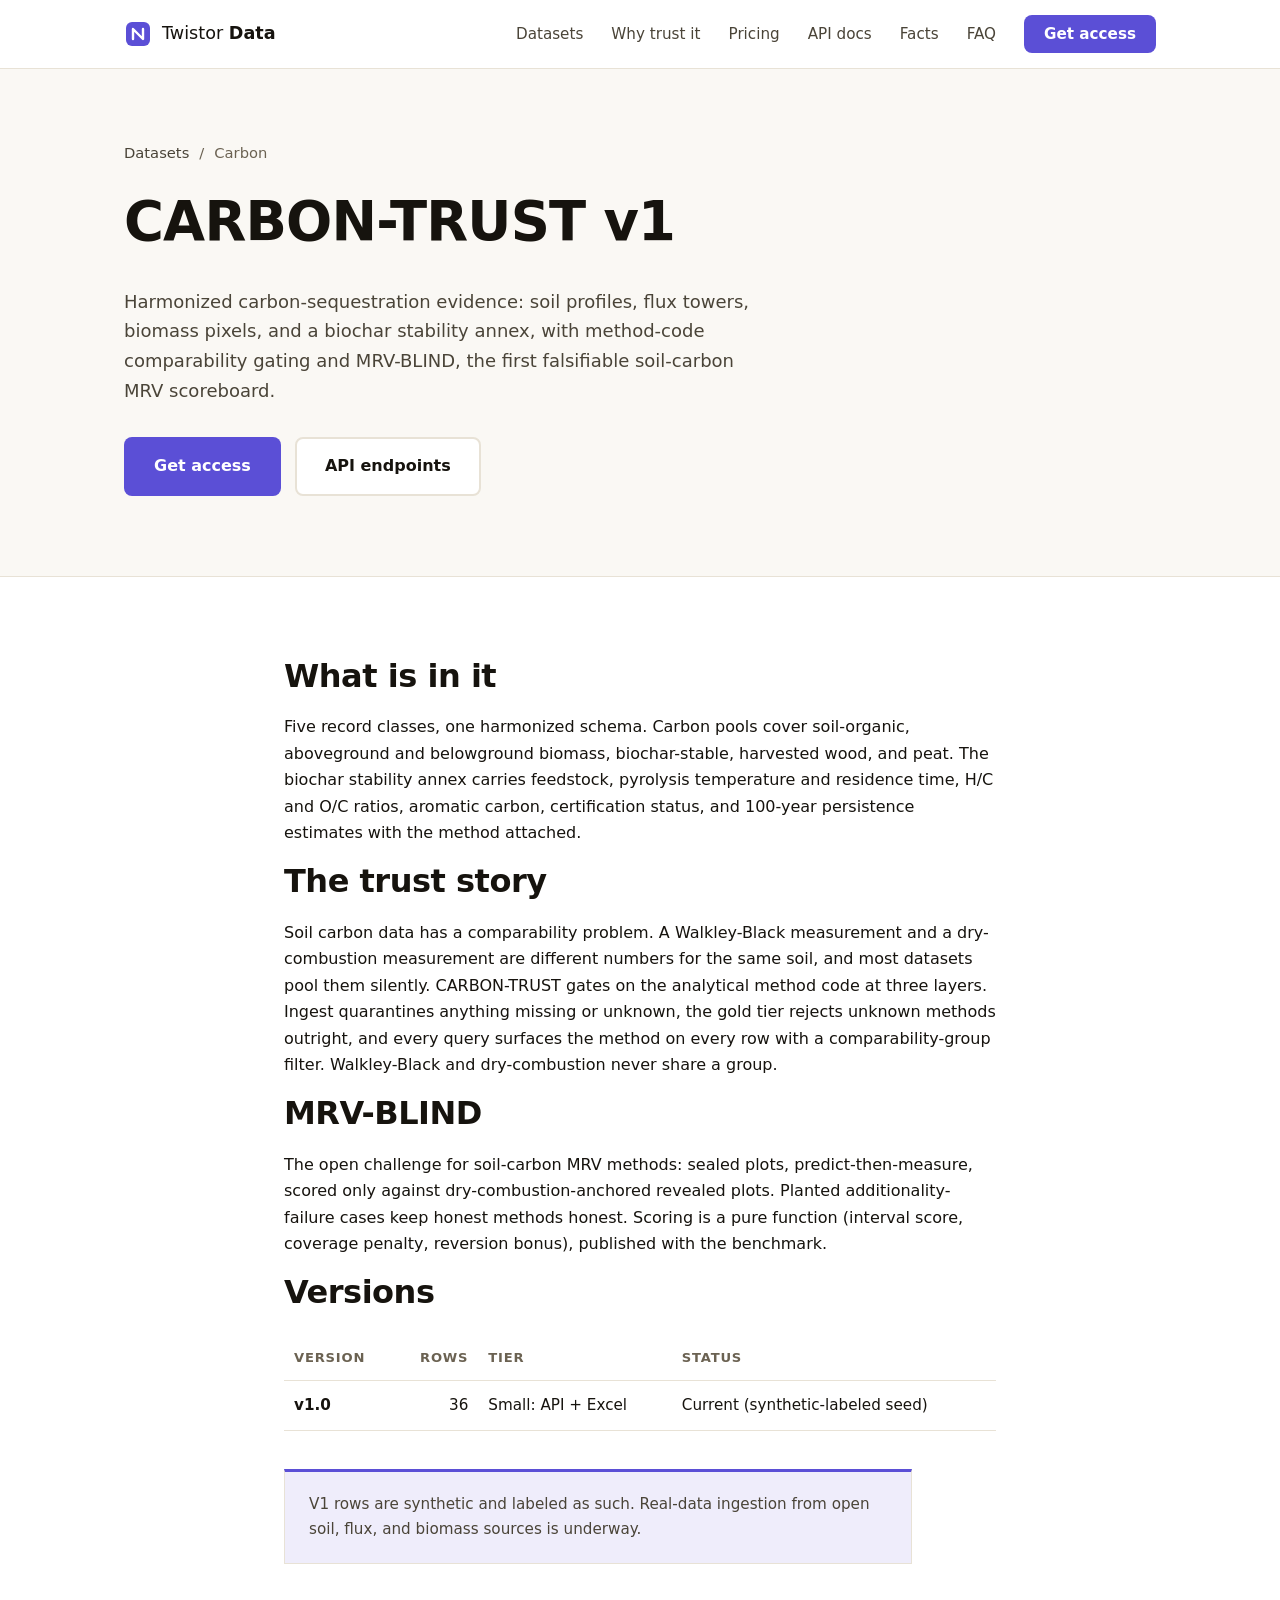
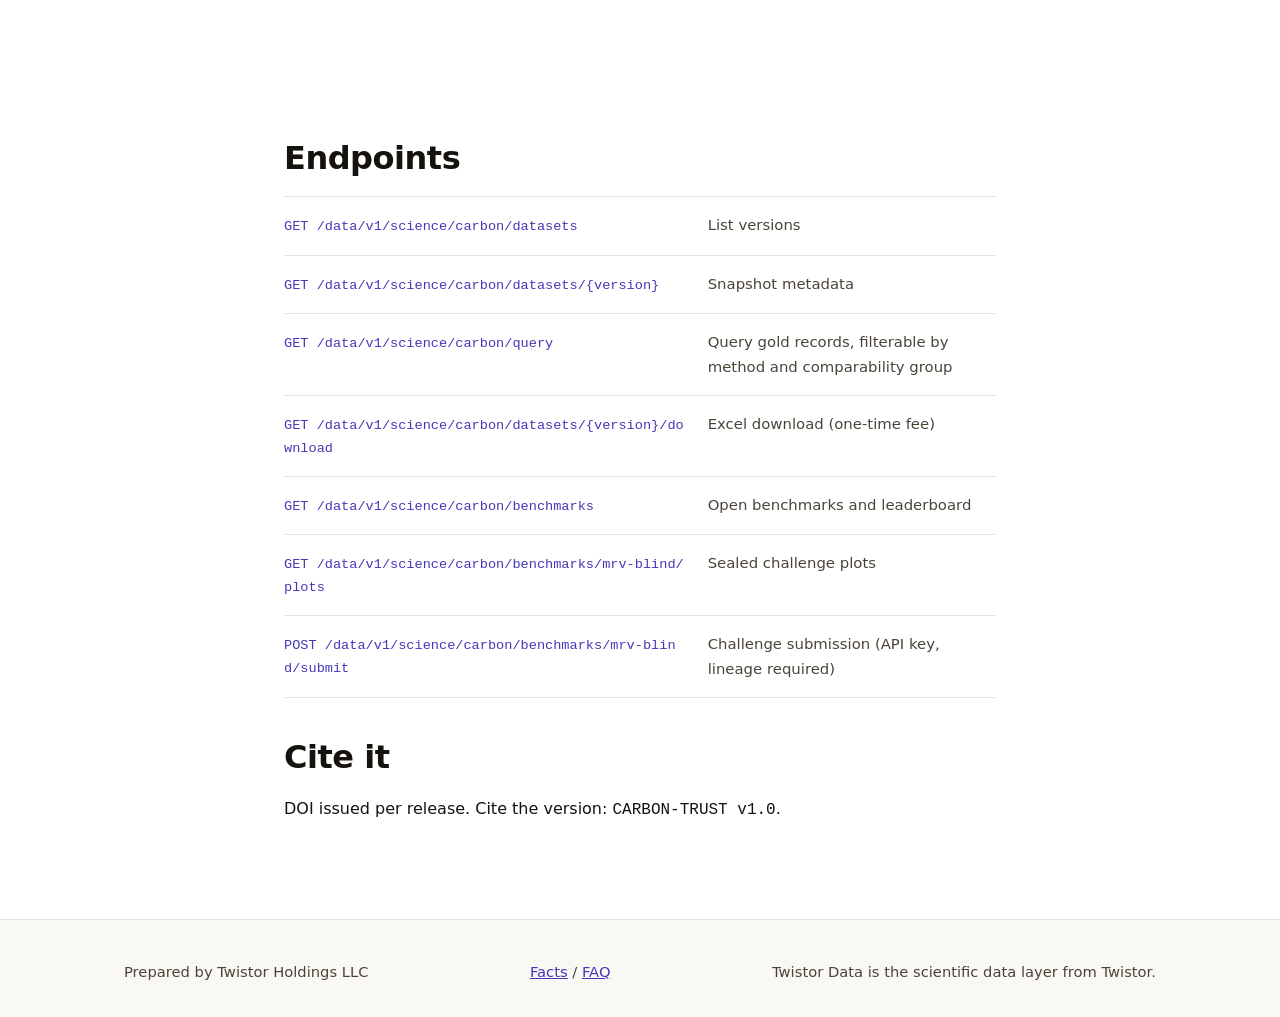
<file: datasets/carbon-trust.html>
<!DOCTYPE html>
<html lang="en">
<head>
<meta charset="UTF-8">
<meta name="viewport" content="width=device-width, initial-scale=1.0">
<title>CARBON-TRUST v1 | Twistor Data</title>
<meta name="description" content="Harmonized carbon-sequestration evidence with method-code comparability gating and the MRV-BLIND benchmark.">
<script type="application/ld+json">
{
  "@context": "https://schema.org",
  "@type": "Dataset",
  "name": "CARBON-TRUST",
  "version": "1.0",
  "url": "https://data.twistor.co/datasets/carbon-trust.html",
  "description": "Harmonized carbon-sequestration evidence with method-code comparability gating and the MRV-BLIND benchmark. Five record classes in one harmonized schema: soil-organic, aboveground and belowground biomass, biochar-stable, harvested wood, and peat carbon pools. V1 rows are synthetic and labeled as such; real-data ingestion from open soil, flux, and biomass sources is underway.",
  "creator": { "@type": "Organization", "name": "Twistor Holdings LLC" },
  "publisher": { "@type": "Organization", "name": "Twistor Holdings LLC" },
  "isAccessibleForFree": false,
  "conditionsOfAccess": "Active Twistor subscription required. API calls and downloads are micro-tolled per use, capped at $0.10 per call or download, with the exact fee shown before payment.",
  "size": "36 rows (v1.0)",
  "measurementTechnique": "Analytical method code recorded on every row; comparability groups never mix methods (Walkley-Black and dry combustion never share a group). MRV-BLIND benchmark scored against dry-combustion-anchored revealed plots.",
  "variableMeasured": ["Soil organic carbon", "Aboveground biomass carbon", "Belowground biomass carbon", "Biochar-stable carbon", "Harvested wood carbon", "Peat carbon"],
  "keywords": ["carbon sequestration", "soil carbon MRV", "method codes", "MRV-BLIND", "biochar"],
  "inLanguage": "en",
  "distribution": [
    { "@type": "DataDownload", "encodingFormat": "application/json", "name": "API access (subscription required)" },
    { "@type": "DataDownload", "encodingFormat": "application/vnd.openxmlformats-officedocument.spreadsheetml.sheet", "name": "Excel download (one-time fee)" }
  ]
}
</script>
<link rel="stylesheet" href="../styles.css">
</head>
<body>
<a class="skip-link" href="#main">Skip to content</a>

<header class="site-header">
  <div class="wrap header-inner">
    <a class="brand" href="../index.html" aria-label="Twistor Data home">
      <svg class="brand-mark" width="28" height="28" viewBox="0 0 28 28" aria-hidden="true"><rect x="2" y="2" width="24" height="24" rx="6" fill="#5b4fd6"/><path d="M9 19V9l10 10V9" stroke="#fff" stroke-width="2.4" fill="none" stroke-linecap="round" stroke-linejoin="round"/></svg>
      <span class="brand-name">Twistor <strong>Data</strong></span>
    </a>
    <nav class="site-nav" aria-label="Primary">
      <button class="nav-toggle" aria-expanded="false" aria-controls="nav-list" aria-label="Menu">
        <span></span><span></span><span></span>
      </button>
      <ul id="nav-list" class="nav-list">
        <li><a href="../index.html#datasets">Datasets</a></li>
        <li><a href="../index.html#trust">Why trust it</a></li>
        <li><a href="../index.html#pricing">Pricing</a></li>
        <li><a href="../index.html#docs">API docs</a></li>
        <li><a href="../facts.html">Facts</a></li>
        <li><a href="../faq.html">FAQ</a></li>
        <li><a class="nav-cta" href="../index.html#access">Get access</a></li>
      </ul>
    </nav>
  </div>
</header>

<main id="main">
  <section class="dataset-hero">
    <div class="wrap">
      <nav class="crumbs" aria-label="Breadcrumb">
  <ol>
    <li><a href="../index.html#datasets">Datasets</a></li>
    <li aria-current="page">Carbon</li>
  </ol>
</nav>
      <h1>CARBON-TRUST v1</h1>
      <p class="lede">Harmonized carbon-sequestration evidence: soil profiles, flux towers, biomass pixels, and a biochar stability annex, with method-code comparability gating and MRV-BLIND, the first falsifiable soil-carbon MRV scoreboard.</p>
      <div class="hero-actions">
        <a class="btn btn-primary" href="../index.html#access">Get access</a>
        <a class="btn btn-ghost" href="#endpoints">API endpoints</a>
      </div>
    </div>
  </section>

  <section class="section">
    <div class="wrap narrow">
      <h2>What is in it</h2>
      <p>Five record classes, one harmonized schema. Carbon pools cover soil-organic, aboveground and belowground biomass, biochar-stable, harvested wood, and peat. The biochar stability annex carries feedstock, pyrolysis temperature and residence time, H/C and O/C ratios, aromatic carbon, certification status, and 100-year persistence estimates with the method attached.</p>
      <h2>The trust story</h2>
      <p>Soil carbon data has a comparability problem. A Walkley-Black measurement and a dry-combustion measurement are different numbers for the same soil, and most datasets pool them silently. CARBON-TRUST gates on the analytical method code at three layers. Ingest quarantines anything missing or unknown, the gold tier rejects unknown methods outright, and every query surfaces the method on every row with a comparability-group filter. Walkley-Black and dry-combustion never share a group.</p>
      <h2>MRV-BLIND</h2>
      <p>The open challenge for soil-carbon MRV methods: sealed plots, predict-then-measure, scored only against dry-combustion-anchored revealed plots. Planted additionality-failure cases keep honest methods honest. Scoring is a pure function (interval score, coverage penalty, reversion bonus), published with the benchmark.</p>
      <h2>Versions</h2>
      <table class="version-table">
        <thead><tr><th scope="col">Version</th><th scope="col">Rows</th><th scope="col">Tier</th><th scope="col">Status</th></tr></thead>
        <tbody>
          <tr><th scope="row">v1.0</th><td>36</td><td>Small: API + Excel</td><td>Current (synthetic-labeled seed)</td></tr>
        </tbody>
      </table>
      <p class="v1-note">V1 rows are synthetic and labeled as such. Real-data ingestion from open soil, flux, and biomass sources is underway.</p>
    </div>
  </section>

  <section id="endpoints" class="section">
    <div class="wrap narrow">
      <h2>Endpoints</h2>
      <div class="endpoint-list">
        <div class="endpoint"><code>GET /data/v1/science/carbon/datasets</code><span>List versions</span></div>
        <div class="endpoint"><code>GET /data/v1/science/carbon/datasets/{version}</code><span>Snapshot metadata</span></div>
        <div class="endpoint"><code>GET /data/v1/science/carbon/query</code><span>Query gold records, filterable by method and comparability group</span></div>
        <div class="endpoint"><code>GET /data/v1/science/carbon/datasets/{version}/download</code><span>Excel download (one-time fee)</span></div>
        <div class="endpoint"><code>GET /data/v1/science/carbon/benchmarks</code><span>Open benchmarks and leaderboard</span></div>
        <div class="endpoint"><code>GET /data/v1/science/carbon/benchmarks/mrv-blind/plots</code><span>Sealed challenge plots</span></div>
        <div class="endpoint"><code>POST /data/v1/science/carbon/benchmarks/mrv-blind/submit</code><span>Challenge submission (API key, lineage required)</span></div>
      </div>
      <h2>Cite it</h2>
      <p>DOI issued per release. Cite the version: <code>CARBON-TRUST v1.0</code>.</p>
    </div>
  </section>
</main>

<footer class="site-footer">
  <div class="wrap footer-inner">
    <p>Prepared by Twistor Holdings LLC</p>
    <p class="footer-links"><a href="../facts.html">Facts</a> / <a href="../faq.html">FAQ</a></p>
    <p class="footer-note">Twistor Data is the scientific data layer from Twistor.</p>
  </div>
</footer>

<script src="../app.js"></script>
</body>
</html>
</file>
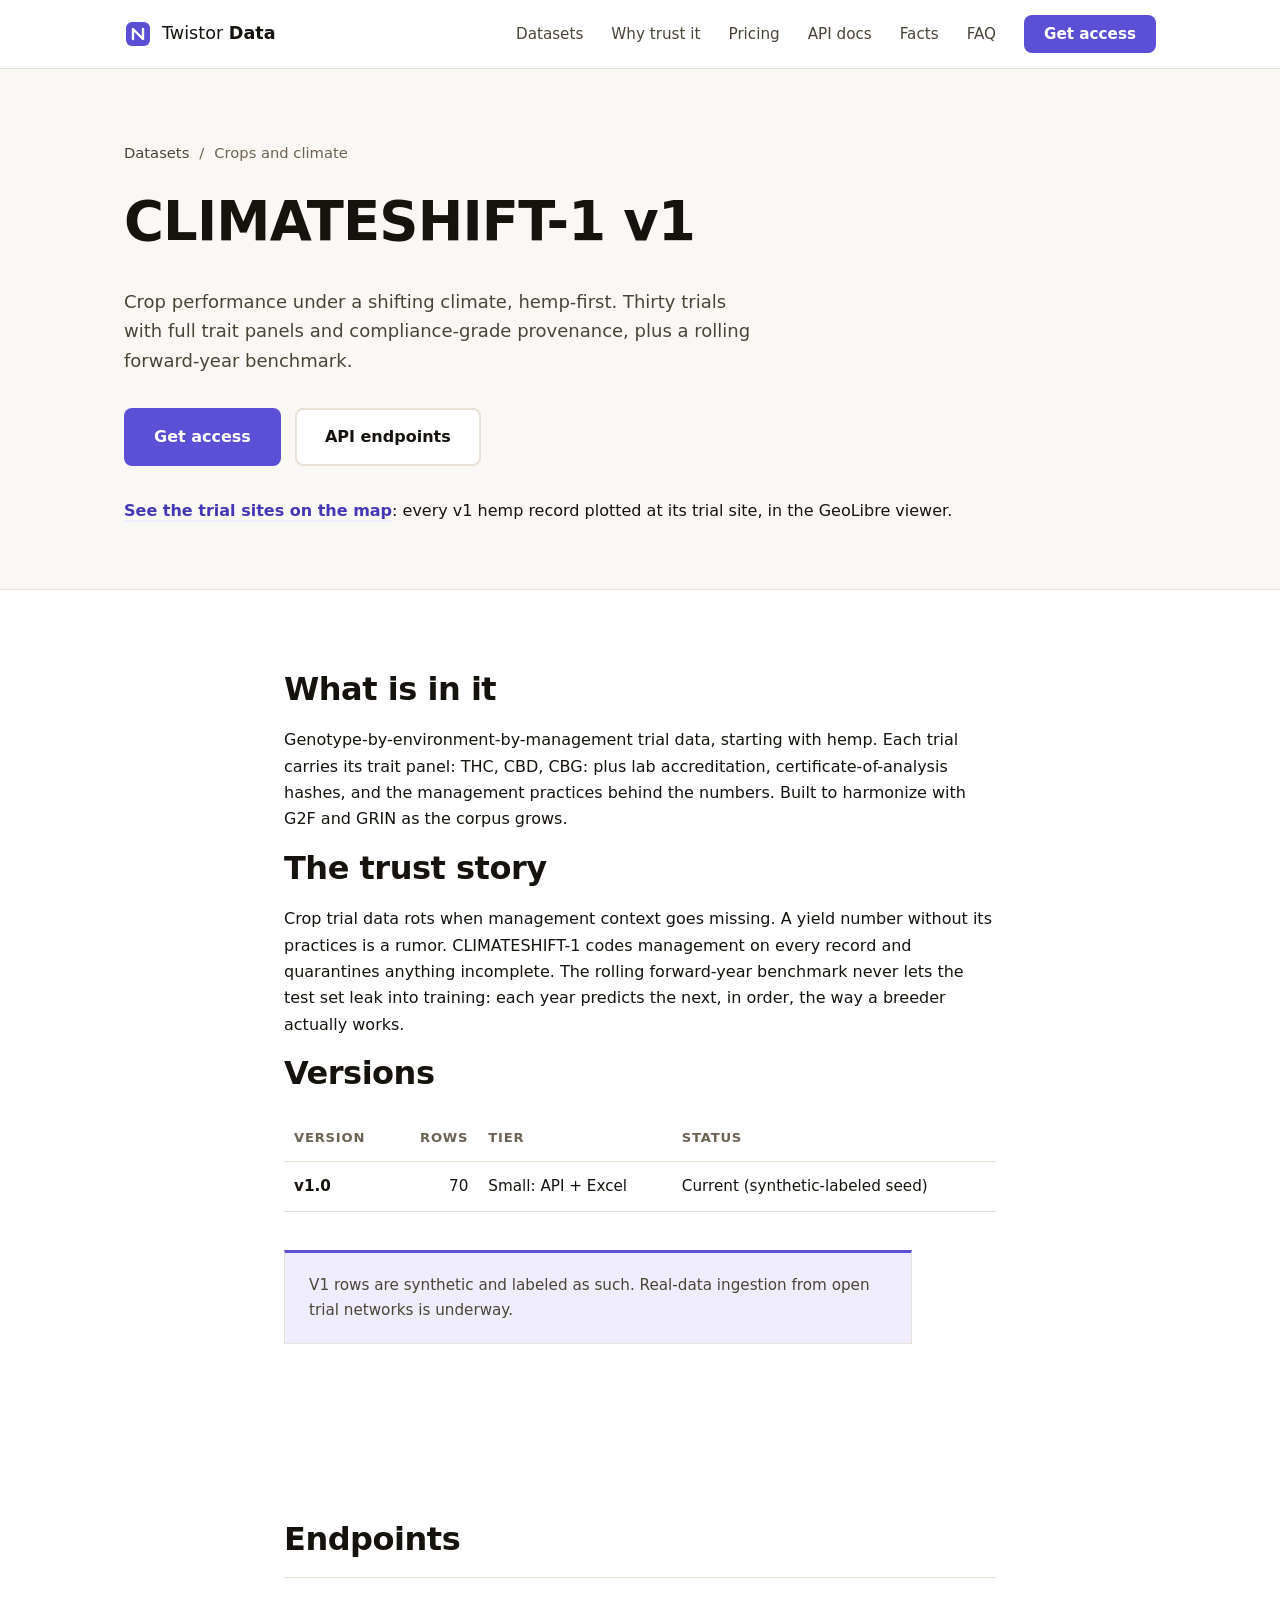
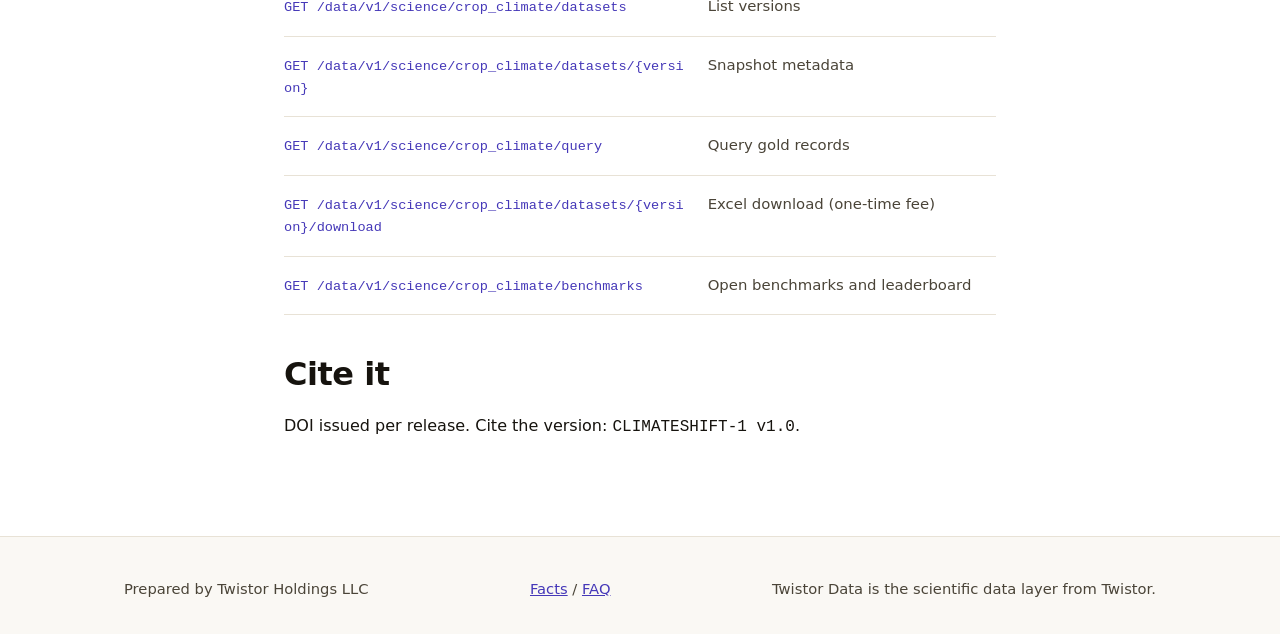
<file: datasets/climateshift-1.html>
<!DOCTYPE html>
<html lang="en">
<head>
<meta charset="UTF-8">
<meta name="viewport" content="width=device-width, initial-scale=1.0">
<title>CLIMATESHIFT-1 v1 | Twistor Data</title>
<meta name="description" content="Crop performance under a shifting climate, hemp-first, with compliance-grade provenance and a rolling forward-year benchmark.">
<script type="application/ld+json">
{
  "@context": "https://schema.org",
  "@type": "Dataset",
  "name": "CLIMATESHIFT-1",
  "version": "1.0",
  "url": "https://data.twistor.co/datasets/climateshift-1.html",
  "description": "Crop performance under a shifting climate, hemp-first, with compliance-grade provenance and a rolling forward-year benchmark. Genotype-by-environment-by-management trial data; each trial carries its trait panel (THC, CBD, CBG), lab accreditation, certificate-of-analysis hashes, and the management practices behind the numbers. V1 rows are synthetic and labeled as such; real-data ingestion from open trial networks is underway.",
  "creator": { "@type": "Organization", "name": "Twistor Holdings LLC" },
  "publisher": { "@type": "Organization", "name": "Twistor Holdings LLC" },
  "isAccessibleForFree": false,
  "conditionsOfAccess": "Active Twistor subscription required. API calls and downloads are micro-tolled per use, capped at $0.10 per call or download, with the exact fee shown before payment.",
  "size": "70 rows (v1.0)",
  "measurementTechnique": "Management coded on every record; rolling forward-year benchmark where each year predicts the next, in order.",
  "variableMeasured": ["THC", "CBD", "CBG"],
  "keywords": ["crop trials", "hemp", "genotype by environment", "climate adaptation", "trait panel"],
  "inLanguage": "en",
  "distribution": [
    { "@type": "DataDownload", "encodingFormat": "application/json", "name": "API access (subscription required)" },
    { "@type": "DataDownload", "encodingFormat": "application/vnd.openxmlformats-officedocument.spreadsheetml.sheet", "name": "Excel download (one-time fee)" }
  ]
}
</script>
<link rel="stylesheet" href="../styles.css">
</head>
<body>
<a class="skip-link" href="#main">Skip to content</a>

<header class="site-header">
  <div class="wrap header-inner">
    <a class="brand" href="../index.html" aria-label="Twistor Data home">
      <svg class="brand-mark" width="28" height="28" viewBox="0 0 28 28" aria-hidden="true"><rect x="2" y="2" width="24" height="24" rx="6" fill="#5b4fd6"/><path d="M9 19V9l10 10V9" stroke="#fff" stroke-width="2.4" fill="none" stroke-linecap="round" stroke-linejoin="round"/></svg>
      <span class="brand-name">Twistor <strong>Data</strong></span>
    </a>
    <nav class="site-nav" aria-label="Primary">
      <button class="nav-toggle" aria-expanded="false" aria-controls="nav-list" aria-label="Menu">
        <span></span><span></span><span></span>
      </button>
      <ul id="nav-list" class="nav-list">
        <li><a href="../index.html#datasets">Datasets</a></li>
        <li><a href="../index.html#trust">Why trust it</a></li>
        <li><a href="../index.html#pricing">Pricing</a></li>
        <li><a href="../index.html#docs">API docs</a></li>
        <li><a href="../facts.html">Facts</a></li>
        <li><a href="../faq.html">FAQ</a></li>
        <li><a class="nav-cta" href="../index.html#access">Get access</a></li>
      </ul>
    </nav>
  </div>
</header>

<main id="main">
  <section class="dataset-hero">
    <div class="wrap">
      <nav class="crumbs" aria-label="Breadcrumb">
  <ol>
    <li><a href="../index.html#datasets">Datasets</a></li>
    <li aria-current="page">Crops and climate</li>
  </ol>
</nav>
      <h1>CLIMATESHIFT-1 v1</h1>
      <p class="lede">Crop performance under a shifting climate, hemp-first. Thirty trials with full trait panels and compliance-grade provenance, plus a rolling forward-year benchmark.</p>
      <div class="hero-actions">
        <a class="btn btn-primary" href="../index.html#access">Get access</a>
        <a class="btn btn-ghost" href="#endpoints">API endpoints</a>
      </div>
      <p style="margin-top:1em"><a class="text-link" href="../geo/index.html">See the trial sites on the map</a>: every v1 hemp record plotted at its trial site, in the GeoLibre viewer.</p>
    </div>
  </section>

  <section class="section">
    <div class="wrap narrow">
      <h2>What is in it</h2>
      <p>Genotype-by-environment-by-management trial data, starting with hemp. Each trial carries its trait panel: THC, CBD, CBG: plus lab accreditation, certificate-of-analysis hashes, and the management practices behind the numbers. Built to harmonize with G2F and GRIN as the corpus grows.</p>
      <h2>The trust story</h2>
      <p>Crop trial data rots when management context goes missing. A yield number without its practices is a rumor. CLIMATESHIFT-1 codes management on every record and quarantines anything incomplete. The rolling forward-year benchmark never lets the test set leak into training: each year predicts the next, in order, the way a breeder actually works.</p>
      <h2>Versions</h2>
      <table class="version-table">
        <thead><tr><th scope="col">Version</th><th scope="col">Rows</th><th scope="col">Tier</th><th scope="col">Status</th></tr></thead>
        <tbody>
          <tr><th scope="row">v1.0</th><td>70</td><td>Small: API + Excel</td><td>Current (synthetic-labeled seed)</td></tr>
        </tbody>
      </table>
      <p class="v1-note">V1 rows are synthetic and labeled as such. Real-data ingestion from open trial networks is underway.</p>
    </div>
  </section>

  <section id="endpoints" class="section">
    <div class="wrap narrow">
      <h2>Endpoints</h2>
      <div class="endpoint-list">
        <div class="endpoint"><code>GET /data/v1/science/crop_climate/datasets</code><span>List versions</span></div>
        <div class="endpoint"><code>GET /data/v1/science/crop_climate/datasets/{version}</code><span>Snapshot metadata</span></div>
        <div class="endpoint"><code>GET /data/v1/science/crop_climate/query</code><span>Query gold records</span></div>
        <div class="endpoint"><code>GET /data/v1/science/crop_climate/datasets/{version}/download</code><span>Excel download (one-time fee)</span></div>
        <div class="endpoint"><code>GET /data/v1/science/crop_climate/benchmarks</code><span>Open benchmarks and leaderboard</span></div>
      </div>
      <h2>Cite it</h2>
      <p>DOI issued per release. Cite the version: <code>CLIMATESHIFT-1 v1.0</code>.</p>
    </div>
  </section>
</main>

<footer class="site-footer">
  <div class="wrap footer-inner">
    <p>Prepared by Twistor Holdings LLC</p>
    <p class="footer-links"><a href="../facts.html">Facts</a> / <a href="../faq.html">FAQ</a></p>
    <p class="footer-note">Twistor Data is the scientific data layer from Twistor.</p>
  </div>
</footer>

<script src="../app.js"></script>
</body>
</html>
</file>
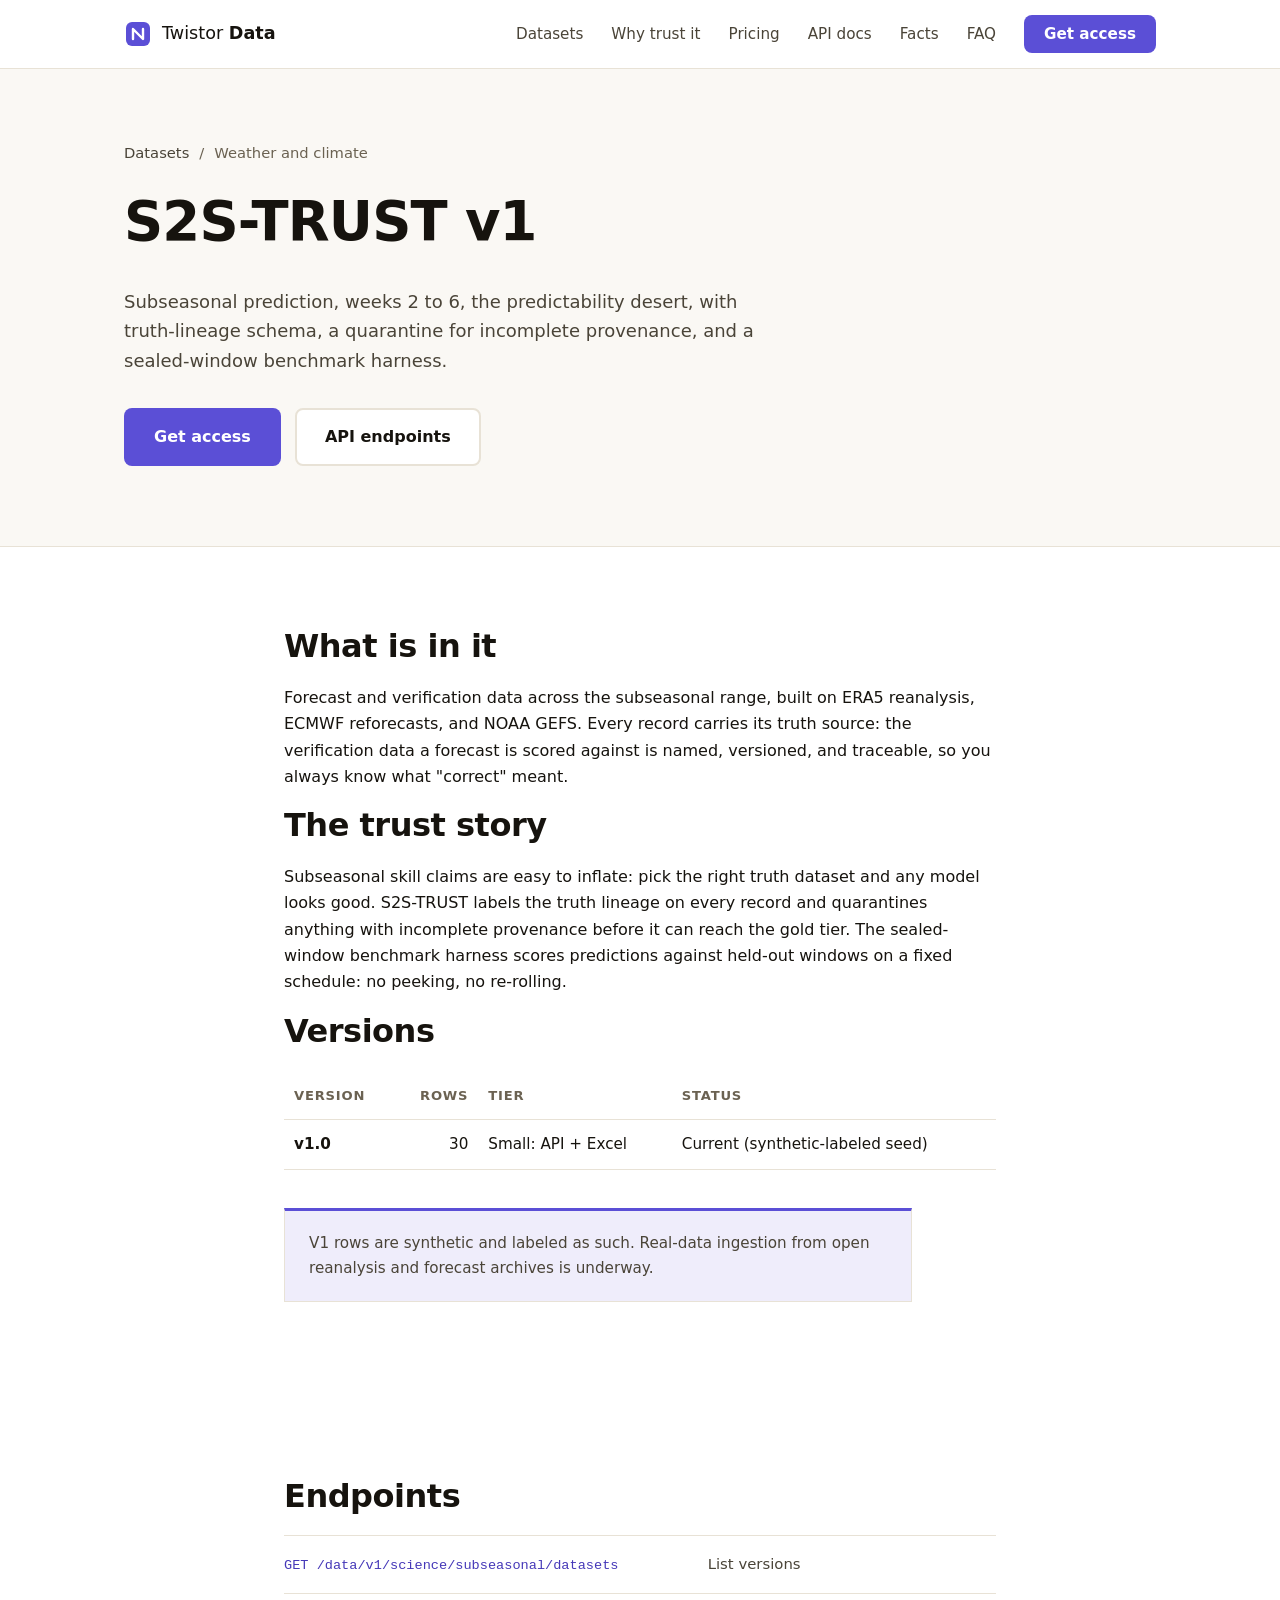
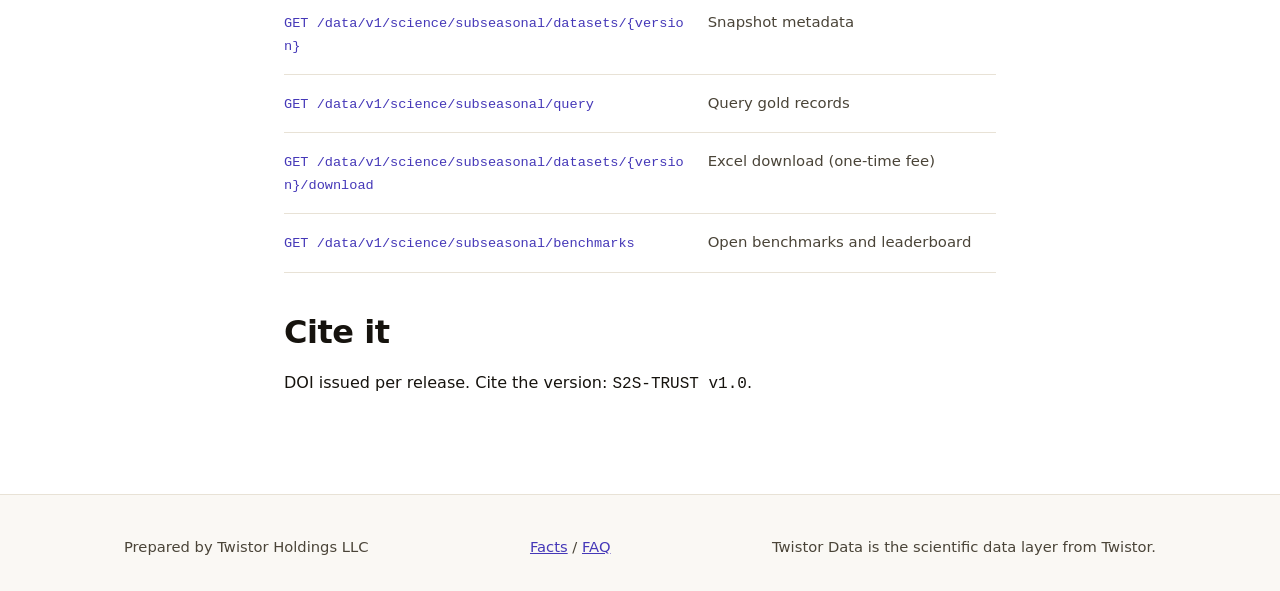
<file: datasets/s2s-trust.html>
<!DOCTYPE html>
<html lang="en">
<head>
<meta charset="UTF-8">
<meta name="viewport" content="width=device-width, initial-scale=1.0">
<title>S2S-TRUST v1 | Twistor Data</title>
<meta name="description" content="Subseasonal prediction data, weeks 2 to 6, with truth lineage and a sealed benchmark harness.">
<script type="application/ld+json">
{
  "@context": "https://schema.org",
  "@type": "Dataset",
  "name": "S2S-TRUST",
  "version": "1.0",
  "url": "https://data.twistor.co/datasets/s2s-trust.html",
  "description": "Subseasonal prediction data, weeks 2 to 6, with truth lineage and a sealed benchmark harness. Forecast and verification data built on ERA5 reanalysis, ECMWF reforecasts, and NOAA GEFS; every record names the truth source it is scored against. V1 rows are synthetic and labeled as such; real-data ingestion from open reanalysis and forecast archives is underway.",
  "creator": { "@type": "Organization", "name": "Twistor Holdings LLC" },
  "publisher": { "@type": "Organization", "name": "Twistor Holdings LLC" },
  "isAccessibleForFree": false,
  "conditionsOfAccess": "Active Twistor subscription required. API calls and downloads are micro-tolled per use, capped at $0.10 per call or download, with the exact fee shown before payment.",
  "size": "30 rows (v1.0)",
  "measurementTechnique": "Truth lineage labeled on every record; sealed-window benchmark harness scores predictions against held-out windows on a fixed schedule.",
  "keywords": ["subseasonal forecasting", "weather prediction", "ERA5", "ECMWF reforecasts", "NOAA GEFS", "truth lineage"],
  "inLanguage": "en",
  "distribution": [
    { "@type": "DataDownload", "encodingFormat": "application/json", "name": "API access (subscription required)" },
    { "@type": "DataDownload", "encodingFormat": "application/vnd.openxmlformats-officedocument.spreadsheetml.sheet", "name": "Excel download (one-time fee)" }
  ]
}
</script>
<link rel="stylesheet" href="../styles.css">
</head>
<body>
<a class="skip-link" href="#main">Skip to content</a>

<header class="site-header">
  <div class="wrap header-inner">
    <a class="brand" href="../index.html" aria-label="Twistor Data home">
      <svg class="brand-mark" width="28" height="28" viewBox="0 0 28 28" aria-hidden="true"><rect x="2" y="2" width="24" height="24" rx="6" fill="#5b4fd6"/><path d="M9 19V9l10 10V9" stroke="#fff" stroke-width="2.4" fill="none" stroke-linecap="round" stroke-linejoin="round"/></svg>
      <span class="brand-name">Twistor <strong>Data</strong></span>
    </a>
    <nav class="site-nav" aria-label="Primary">
      <button class="nav-toggle" aria-expanded="false" aria-controls="nav-list" aria-label="Menu">
        <span></span><span></span><span></span>
      </button>
      <ul id="nav-list" class="nav-list">
        <li><a href="../index.html#datasets">Datasets</a></li>
        <li><a href="../index.html#trust">Why trust it</a></li>
        <li><a href="../index.html#pricing">Pricing</a></li>
        <li><a href="../index.html#docs">API docs</a></li>
        <li><a href="../facts.html">Facts</a></li>
        <li><a href="../faq.html">FAQ</a></li>
        <li><a class="nav-cta" href="../index.html#access">Get access</a></li>
      </ul>
    </nav>
  </div>
</header>

<main id="main">
  <section class="dataset-hero">
    <div class="wrap">
      <nav class="crumbs" aria-label="Breadcrumb">
  <ol>
    <li><a href="../index.html#datasets">Datasets</a></li>
    <li aria-current="page">Weather and climate</li>
  </ol>
</nav>
      <h1>S2S-TRUST v1</h1>
      <p class="lede">Subseasonal prediction, weeks 2 to 6, the predictability desert, with truth-lineage schema, a quarantine for incomplete provenance, and a sealed-window benchmark harness.</p>
      <div class="hero-actions">
        <a class="btn btn-primary" href="../index.html#access">Get access</a>
        <a class="btn btn-ghost" href="#endpoints">API endpoints</a>
      </div>
    </div>
  </section>

  <section class="section">
    <div class="wrap narrow">
      <h2>What is in it</h2>
      <p>Forecast and verification data across the subseasonal range, built on ERA5 reanalysis, ECMWF reforecasts, and NOAA GEFS. Every record carries its truth source: the verification data a forecast is scored against is named, versioned, and traceable, so you always know what "correct" meant.</p>
      <h2>The trust story</h2>
      <p>Subseasonal skill claims are easy to inflate: pick the right truth dataset and any model looks good. S2S-TRUST labels the truth lineage on every record and quarantines anything with incomplete provenance before it can reach the gold tier. The sealed-window benchmark harness scores predictions against held-out windows on a fixed schedule: no peeking, no re-rolling.</p>
      <h2>Versions</h2>
      <table class="version-table">
        <thead><tr><th scope="col">Version</th><th scope="col">Rows</th><th scope="col">Tier</th><th scope="col">Status</th></tr></thead>
        <tbody>
          <tr><th scope="row">v1.0</th><td>30</td><td>Small: API + Excel</td><td>Current (synthetic-labeled seed)</td></tr>
        </tbody>
      </table>
      <p class="v1-note">V1 rows are synthetic and labeled as such. Real-data ingestion from open reanalysis and forecast archives is underway.</p>
    </div>
  </section>

  <section id="endpoints" class="section">
    <div class="wrap narrow">
      <h2>Endpoints</h2>
      <div class="endpoint-list">
        <div class="endpoint"><code>GET /data/v1/science/subseasonal/datasets</code><span>List versions</span></div>
        <div class="endpoint"><code>GET /data/v1/science/subseasonal/datasets/{version}</code><span>Snapshot metadata</span></div>
        <div class="endpoint"><code>GET /data/v1/science/subseasonal/query</code><span>Query gold records</span></div>
        <div class="endpoint"><code>GET /data/v1/science/subseasonal/datasets/{version}/download</code><span>Excel download (one-time fee)</span></div>
        <div class="endpoint"><code>GET /data/v1/science/subseasonal/benchmarks</code><span>Open benchmarks and leaderboard</span></div>
      </div>
      <h2>Cite it</h2>
      <p>DOI issued per release. Cite the version: <code>S2S-TRUST v1.0</code>.</p>
    </div>
  </section>
</main>

<footer class="site-footer">
  <div class="wrap footer-inner">
    <p>Prepared by Twistor Holdings LLC</p>
    <p class="footer-links"><a href="../facts.html">Facts</a> / <a href="../faq.html">FAQ</a></p>
    <p class="footer-note">Twistor Data is the scientific data layer from Twistor.</p>
  </div>
</footer>

<script src="../app.js"></script>
</body>
</html>
</file>
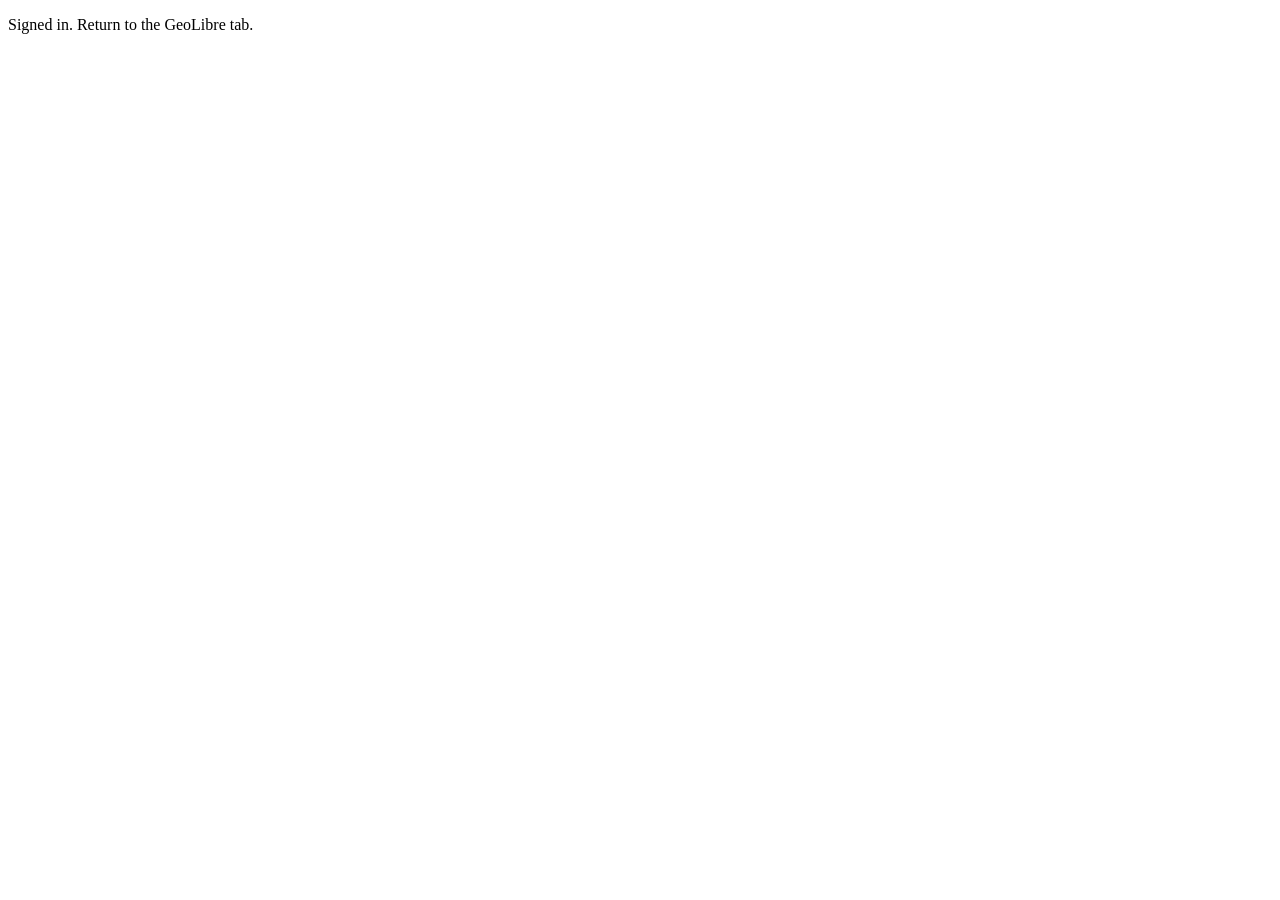
<file: geo/app/oauth-callback.html>
<!doctype html>
<html lang="en">
  <head>
    <meta charset="utf-8" />
    <meta name="viewport" content="width=device-width, initial-scale=1" />
    <title>GeoLibre sign-in</title>
    <script type="module" crossorigin src="./assets/oauthCallback-DoWD_51M.js"></script>
    <link rel="modulepreload" crossorigin href="./assets/modulepreload-polyfill-DIeKMq_K.js">
  </head>
  <body>
    <!--
      OAuth authorization-code callback (Stack 3). Standalone from the app
      shell on purpose: the opener (Project Share / Gallery / Settings) opens
      this page in a popup, the share server redirects here with ?code/&state/
      &iss (or ?error), and this page relays the parameters to the opener with
      one postMessage before closing itself. English-only status text: this
      entry has no app chrome or i18n pipeline, and it mirrors the share
      server's own consent page, which is also server-rendered English.
    -->
    <p id="status">Completing sign-in…</p>
  </body>
</html>
</file>
<file: styles.css>
/* Twistor Data portal - hand-built, zero dependencies.
   Brand: corporate face - white, clean, minimal. Near-black ink,
   solid indigo-violet accent. No gradients, no glass, no pills. */

:root {
  --ink: #16130e;
  --ink-soft: #4a4438;
  --ink-faint: #6b6252;
  --paper: #ffffff;
  --paper-warm: #faf8f4;
  --line: #e8e2d6;
  --violet: #5b4fd6;
  --violet-deep: #4538b8;
  --violet-wash: #efedfb;
  --radius: 8px;
  --font: "Avenir Next", "Segoe UI", system-ui, -apple-system, sans-serif;
  --font-mono: "SF Mono", "Cascadia Code", Consolas, monospace;
}

* { box-sizing: border-box; }

html { scroll-behavior: smooth; }

body {
  margin: 0;
  font-family: var(--font);
  color: var(--ink);
  background: var(--paper);
  line-height: 1.65;
  font-size: 16px;
  -webkit-font-smoothing: antialiased;
}

.wrap { max-width: 1080px; margin: 0 auto; padding: 0 24px; }
.wrap.narrow { max-width: 760px; }

.skip-link {
  position: absolute; left: -9999px; top: 0;
  background: var(--ink); color: #fff; padding: 10px 16px; z-index: 100;
}
.skip-link:focus { left: 8px; top: 8px; }

h1, h2, h3 { line-height: 1.2; letter-spacing: -0.015em; margin: 0 0 0.6em; text-wrap: balance; }
h1 { font-size: clamp(2.2rem, 5vw, 3.4rem); font-weight: 700; }
h2 { font-size: clamp(1.5rem, 3vw, 2rem); font-weight: 700; }
h3 { font-size: 1.125rem; font-weight: 650; }

p { margin: 0 0 1em; text-wrap: pretty; }
a { color: var(--violet-deep); }
.section:not(.section-dark) a:hover, .site-header a:hover, .site-footer a:hover { color: var(--violet); }

/* ---------- header ---------- */
.site-header {
  position: sticky; top: 0; z-index: 50;
  background: rgba(255, 255, 255, 0.97);
  border-bottom: 1px solid var(--line);
}
.header-inner {
  display: flex; align-items: center; justify-content: space-between;
  min-height: 68px;
}
.brand { display: flex; align-items: center; gap: 10px; text-decoration: none; color: var(--ink); }
.brand-name { font-size: 1.1rem; font-weight: 500; }
.brand-name strong { font-weight: 700; }

.nav-toggle {
  display: none; background: none; border: 1px solid var(--line);
  border-radius: 8px; padding: 10px; cursor: pointer;
}
.nav-toggle span { display: block; width: 20px; height: 2px; background: var(--ink); margin: 4px 0; }
.nav-list { display: flex; align-items: center; gap: 28px; list-style: none; margin: 0; padding: 0; }
.nav-list a { text-decoration: none; color: var(--ink-soft); font-size: 0.95rem; font-weight: 500; }
.nav-list a:hover { color: var(--ink); }
.nav-cta {
  background: var(--violet); color: #fff !important;
  padding: 10px 20px; border-radius: 8px; font-weight: 600 !important;
}
.nav-cta:hover { background: var(--violet-deep); color: #fff !important; }

/* ---------- hero ---------- */
.hero { padding: 96px 0 72px; background: var(--paper); }
.dataset-hero { padding: 72px 0 48px; background: var(--paper-warm); border-bottom: 1px solid var(--line); }
.crumbs ol {
  display: flex; gap: 10px; list-style: none; margin: 0 0 1.6em; padding: 0;
  font-size: 0.92rem; color: var(--ink-faint);
}
.crumbs li + li::before { content: "/"; margin-right: 10px; color: var(--ink-faint); }
.crumbs a { color: var(--ink-soft); text-decoration: none; }
.crumbs a:hover { color: var(--violet-deep); }
.lede { font-size: 1.125rem; color: var(--ink-soft); max-width: 640px; }
.hero-actions { display: flex; gap: 14px; margin: 2em 0; flex-wrap: wrap; }

.btn {
  display: inline-block; text-decoration: none; font-weight: 600;
  padding: 14px 28px; border-radius: var(--radius); font-size: 1rem;
  border: 2px solid transparent; cursor: pointer;
}
.btn-primary { background: var(--violet); color: #fff; }
.btn-primary:hover { background: var(--violet-deep); color: #fff; }
.btn-ghost { border-color: var(--line); color: var(--ink); background: #fff; }
.btn-ghost:hover { border-color: var(--ink); color: var(--ink); }

/* Motion (TW-728, vendored landing-page-design B7): state changes ease on
   the base curve, color and border only, never layout properties. */
.btn, .nav-cta, .catalog-chip, .copy-btn, .text-link, .catalog-search input {
  transition: background-color 300ms cubic-bezier(0.22, 1, 0.36, 1),
              border-color 300ms cubic-bezier(0.22, 1, 0.36, 1),
              color 300ms cubic-bezier(0.22, 1, 0.36, 1);
}
.hero-actions .text-link { align-self: center; }

/* Measure (TW-728): running text caps near 68ch so lines stay readable
   at the full 1080px wrap instead of stretching past 90 characters. */
.dataset-body > p, .faq p, .trust-item p { max-width: 68ch; }
.v1-note, .pricing-note, .docs-note, .footer-note { max-width: 65ch; }

.hero-facts {
  display: flex; gap: 48px; margin: 3em 0 0; padding: 0;
  border-top: 1px solid var(--line); padding-top: 2em; flex-wrap: wrap;
}
.hero-facts div { margin: 0; }
.hero-facts dt { font-size: 2rem; font-weight: 700; color: var(--ink); }
.hero-facts dd { margin: 0; color: var(--ink-faint); font-size: 0.9rem; max-width: 180px; }

/* ---------- sections ---------- */
.section { padding: 80px 0; }
.section-dark { background: var(--ink); color: #f2eee6; }
.section-dark h2 { color: #fff; }
.section-dark .section-lede { color: #b9b2a4; }
.section-dark a { color: #b9aef5; }
.section-dark a:hover { color: #ffffff; }
.section-lede { color: var(--ink-soft); font-size: 1.1rem; max-width: 640px; margin-bottom: 2.5em; }

/* ---------- dataset rows (alternating editorial, not a card grid) ---------- */
.dataset-row {
  display: grid; grid-template-columns: 1fr 280px; gap: 48px;
  padding: 48px 0; border-top: 1px solid var(--line); align-items: start;
}
.dataset-row:last-of-type { border-bottom: 1px solid var(--line); }
.dataset-row.flip { grid-template-columns: 280px 1fr; }
.dataset-row.flip .dataset-body { order: 2; }
.dataset-row.flip .dataset-meta { order: 1; }
.dataset-row[hidden] { display: none; }

/* ---------- catalog controls (TW-667 dashboard-design QA) ---------- */
.catalog-controls {
  display: flex; flex-wrap: wrap; gap: 16px 24px; align-items: end;
  justify-content: space-between; margin-bottom: 1em;
}
.catalog-chips { display: flex; flex-wrap: wrap; gap: 8px; }
.catalog-chip {
  font: inherit; font-size: 0.9rem; font-weight: 550; cursor: pointer;
  background: var(--paper); color: var(--ink-soft);
  border: 1px solid var(--line); border-radius: 8px; padding: 8px 16px;
}
.catalog-chip:hover { border-color: var(--ink-faint); color: var(--ink); }
.catalog-chip.is-selected {
  background: var(--violet-wash); color: var(--violet-deep);
  border-color: var(--violet); box-shadow: inset 0 0 0 1px var(--violet);
}
.catalog-chip:focus-visible { outline: 2px solid var(--violet); outline-offset: 2px; }
.catalog-search { display: flex; flex-direction: column; gap: 6px; }
.catalog-search-label { font-size: 0.82rem; font-weight: 600; color: var(--ink-faint); }
.catalog-search input {
  font: inherit; font-size: 0.95rem; padding: 9px 14px; min-width: 240px;
  border: 1px solid var(--line); border-radius: 8px; color: var(--ink); background: var(--paper);
}
.catalog-search input:focus { outline: 2px solid var(--violet); border-color: var(--violet); }
.catalog-count { color: var(--ink-faint); font-size: 0.93rem; margin-bottom: 0.5em; }
.catalog-empty {
  border: 1px solid var(--line); border-radius: var(--radius);
  background: var(--paper-warm); padding: 32px; margin-bottom: 1em;
}
.catalog-empty h3 { margin-bottom: 0.3em; }
.catalog-empty p { color: var(--ink-soft); }
.seed-chip {
  display: inline-block; vertical-align: 2px; margin-left: 10px;
  text-transform: none; letter-spacing: 0; font-size: 0.72rem; font-weight: 650;
  color: var(--violet-deep); background: var(--violet-wash);
  border: 1px solid var(--violet); border-radius: 6px; padding: 2px 10px;
}
.dataset-lane {
  text-transform: uppercase; letter-spacing: 0.1em; font-size: 0.75rem;
  font-weight: 700; color: var(--violet-deep); margin: 0 0 0.8em;
}
.dataset-body h3 { font-size: 1.7rem; margin-bottom: 0.4em; }
.dataset-body h3 a { color: var(--ink); text-decoration: none; }
.dataset-body h3 a:hover { color: var(--violet-deep); }
.dataset-points { margin: 1em 0; padding: 0; list-style: none; }
.dataset-points li { padding-left: 22px; position: relative; margin-bottom: 0.4em; color: var(--ink-soft); }
.dataset-points li::before {
  content: ""; position: absolute; left: 2px; top: 10px;
  width: 8px; height: 8px; background: var(--violet); border-radius: 2px;
}
.text-link { font-weight: 600; text-decoration: none; border-bottom: 2px solid var(--violet-wash); }
.text-link:hover { border-bottom-color: var(--violet); }
.dataset-meta dl { margin: 0; background: var(--paper-warm); border: 1px solid var(--line); border-radius: var(--radius); padding: 20px; }
.dataset-meta dl div { display: flex; justify-content: space-between; gap: 12px; padding: 8px 0; border-bottom: 1px solid var(--line); font-size: 0.9rem; }
.dataset-meta dl div:last-child { border-bottom: none; }
.dataset-meta dt { color: var(--ink-faint); font-weight: 500; }
.dataset-meta dd { margin: 0; font-weight: 600; text-align: right; }

.v1-note {
  margin-top: 2.5em; padding: 20px 24px; background: var(--violet-wash);
  border: 1px solid var(--line); border-top: 3px solid var(--violet);
  font-size: 0.95rem; color: var(--ink-soft);
}
.v1-note strong { color: var(--ink); }

/* ---------- trust (editorial list, not identical cards) ---------- */
.trust-grid { display: grid; grid-template-columns: 1fr 1fr; gap: 0 64px; }
.trust-item { padding: 28px 0; border-top: 1px solid #2e2a22; }
.trust-item h3 { color: #fff; font-size: 1.15rem; margin-bottom: 0.5em; }
.trust-item p { color: #b9b2a4; font-size: 0.98rem; margin: 0; }

/* ---------- pricing ---------- */
.pricing-cols { display: grid; grid-template-columns: 1fr 1fr; gap: 32px; }
.pricing-card {
  border: 1px solid var(--line); border-radius: var(--radius);
  padding: 32px; background: var(--paper);
}
.pricing-card h3 { margin-bottom: 0.3em; }
.pricing-card .price { font-size: 1.6rem; font-weight: 700; color: var(--violet-deep); margin-bottom: 0.6em; }
.pricing-card p { color: var(--ink-soft); font-size: 0.97rem; }
.pricing-note { margin-top: 2em; color: var(--ink-faint); font-size: 0.95rem; }

/* ---------- docs / code ---------- */
.code-block {
  border: 1px solid var(--line); border-radius: var(--radius);
  margin-bottom: 20px; overflow: hidden; background: var(--ink);
}
.code-head {
  display: flex; justify-content: space-between; align-items: center;
  padding: 12px 18px; background: #221e17; color: #cfc8b8; font-size: 0.88rem;
}
.copy-btn {
  background: none; border: 1px solid #4a4438; color: #cfc8b8;
  border-radius: 6px; padding: 6px 14px; font-size: 0.82rem; cursor: pointer;
}
.copy-btn:hover { border-color: #b9aef5; color: #fff; }
.code-block pre { margin: 0; padding: 20px; overflow-x: auto; }
.code-block code { font-family: var(--font-mono); font-size: 0.88rem; color: #f2eee6; }
.docs-note { color: var(--ink-faint); font-size: 0.93rem; }

.endpoint-list { display: flex; flex-direction: column; gap: 0; border-top: 1px solid var(--line); margin-bottom: 2.5em; }
.endpoint {
  display: grid; grid-template-columns: minmax(0, 1.4fr) 1fr; gap: 20px;
  padding: 16px 0; border-bottom: 1px solid var(--line); align-items: baseline;
}
.endpoint code { font-family: var(--font-mono); font-size: 0.85rem; color: var(--violet-deep); word-break: break-all; }
.endpoint span { color: var(--ink-soft); font-size: 0.93rem; }

.version-table { width: 100%; border-collapse: collapse; margin: 1.5em 0; font-size: 0.95rem; }
.version-table th, .version-table td { text-align: left; padding: 12px 10px; border-bottom: 1px solid var(--line); }
.version-table th:nth-child(2), .version-table td:nth-child(2) { text-align: right; }

/* Numbers read as numbers everywhere (TW-667): tabular figures, no jitter. */
.hero-facts dt, .dataset-meta dd, .version-table td, .catalog-count {
  font-variant-numeric: tabular-nums;
}
.version-table thead th { color: var(--ink-faint); font-size: 0.82rem; text-transform: uppercase; letter-spacing: 0.06em; }

/* ---------- access form ---------- */
.access-form { max-width: 680px; margin-top: 2em; }
.form-row { display: grid; grid-template-columns: 1fr 1fr; gap: 20px; }
.form-field { margin-bottom: 20px; }
.form-field label { display: block; font-weight: 600; margin-bottom: 8px; font-size: 0.95rem; color: #f2eee6; }
.form-field input, .form-field select, .form-field textarea {
  width: 100%; padding: 14px 16px; border-radius: 8px; font-size: 1rem;
  border: 1px solid #4a4438; background: #221e17; color: #f2eee6; font-family: inherit;
}
.form-field input:focus, .form-field select:focus, .form-field textarea:focus {
  outline: 2px solid var(--violet); border-color: var(--violet);
}
.form-field textarea { resize: vertical; }
.form-field ::placeholder { color: #b9b2a4; opacity: 1; }
.form-note { min-height: 1.5em; color: #b9aef5; font-size: 0.95rem; }

/* ---------- faq ---------- */
.faq { max-width: 760px; }
.faq details { border-top: 1px solid var(--line); padding: 20px 0; }
.faq details:last-child { border-bottom: 1px solid var(--line); }
.faq summary { font-weight: 650; cursor: pointer; font-size: 1.05rem; list-style: none; }
.faq summary::-webkit-details-marker { display: none; }
.faq summary::before { content: "+ "; color: var(--violet-deep); font-weight: 700; }
.faq details[open] summary::before { content: "– "; }
.faq p { color: var(--ink-soft); margin: 0.8em 0 0; }

/* ---------- faq + facts pages (TW-715) ---------- */
.qa { border-top: 1px solid var(--line); padding: 26px 0; max-width: 760px; }
.qa:last-child { border-bottom: 1px solid var(--line); }
.qa h3 { font-size: 1.15rem; margin-bottom: 0.45em; }
.qa p { color: var(--ink-soft); margin: 0; }

.fact-list { margin: 0; max-width: 860px; }
.fact-list > div {
  display: grid; grid-template-columns: 200px 1fr; gap: 8px 24px;
  padding: 14px 0; border-bottom: 1px solid var(--line);
}
.fact-list > div:first-child { border-top: 1px solid var(--line); }
.fact-list dt { font-weight: 600; }
.fact-list dd { margin: 0; color: var(--ink-soft); }

@media (max-width: 700px) {
  .fact-list > div { grid-template-columns: 1fr; gap: 2px; }
}

/* ---------- footer ---------- */
.site-footer { border-top: 1px solid var(--line); padding: 40px 0; background: var(--paper-warm); }
.footer-inner { display: flex; justify-content: space-between; gap: 24px; flex-wrap: wrap; }
.site-footer p { margin: 0; font-size: 0.92rem; color: var(--ink-soft); }
.footer-note { max-width: 480px; color: var(--ink-faint); }

/* ---------- responsive ---------- */
@media (max-width: 860px) {
  .dataset-row { grid-template-columns: 1fr; gap: 24px; }
  .dataset-row.flip { grid-template-columns: 1fr; }
  .dataset-row.flip .dataset-body { order: 1; }
  .dataset-row.flip .dataset-meta { order: 2; }
  .trust-grid { grid-template-columns: 1fr; }
  .pricing-cols { grid-template-columns: 1fr; }
  .endpoint { grid-template-columns: 1fr; gap: 6px; }
  .form-row { grid-template-columns: 1fr; }
  .hero { padding: 64px 0 48px; }
  .section { padding: 56px 0; }
}

@media (max-width: 700px) {
  .nav-toggle { display: block; }
  .nav-list {
    display: none; position: absolute; top: 68px; left: 0; right: 0;
    background: #fff; flex-direction: column; align-items: stretch;
    padding: 12px 24px 20px; border-bottom: 1px solid var(--line); gap: 0;
  }
  .nav-list.open { display: flex; }
  .nav-list li { border-top: 1px solid var(--line); }
  .nav-list a { display: block; padding: 14px 0; }
  .nav-cta { text-align: center; margin-top: 12px; }
  .hero-facts { gap: 28px; }
}

@media (prefers-reduced-motion: reduce) {
  html { scroll-behavior: auto; }
  *, *::before, *::after { transition: none !important; }
}

/* Wide mode (TW-667): on ultrawide the catalog grows instead of floating
   in empty bands; text sections keep their measure via .wrap.narrow. */
@media (min-width: 112.5rem) {
  .wrap { max-width: 1480px; }
  .dataset-row { grid-template-columns: 1fr 340px; }
  .dataset-row.flip { grid-template-columns: 340px 1fr; }
}
</file>
